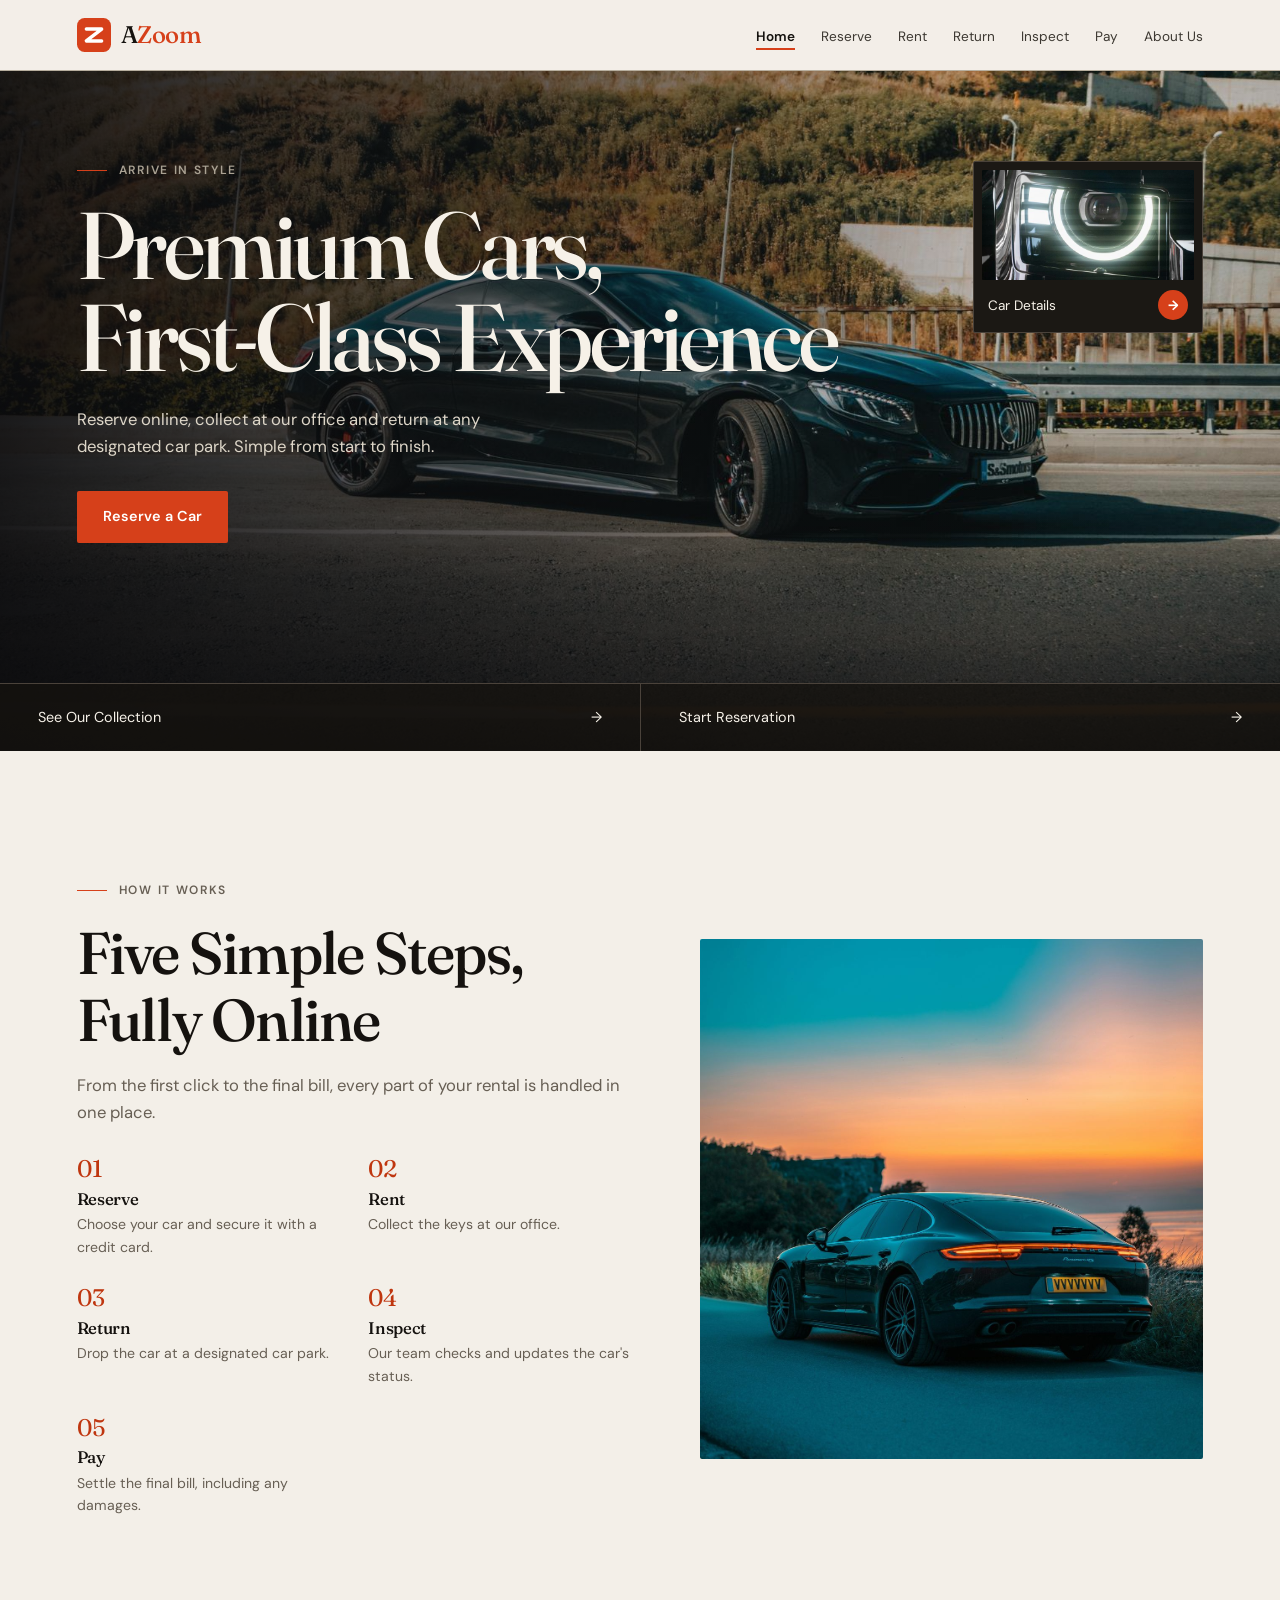
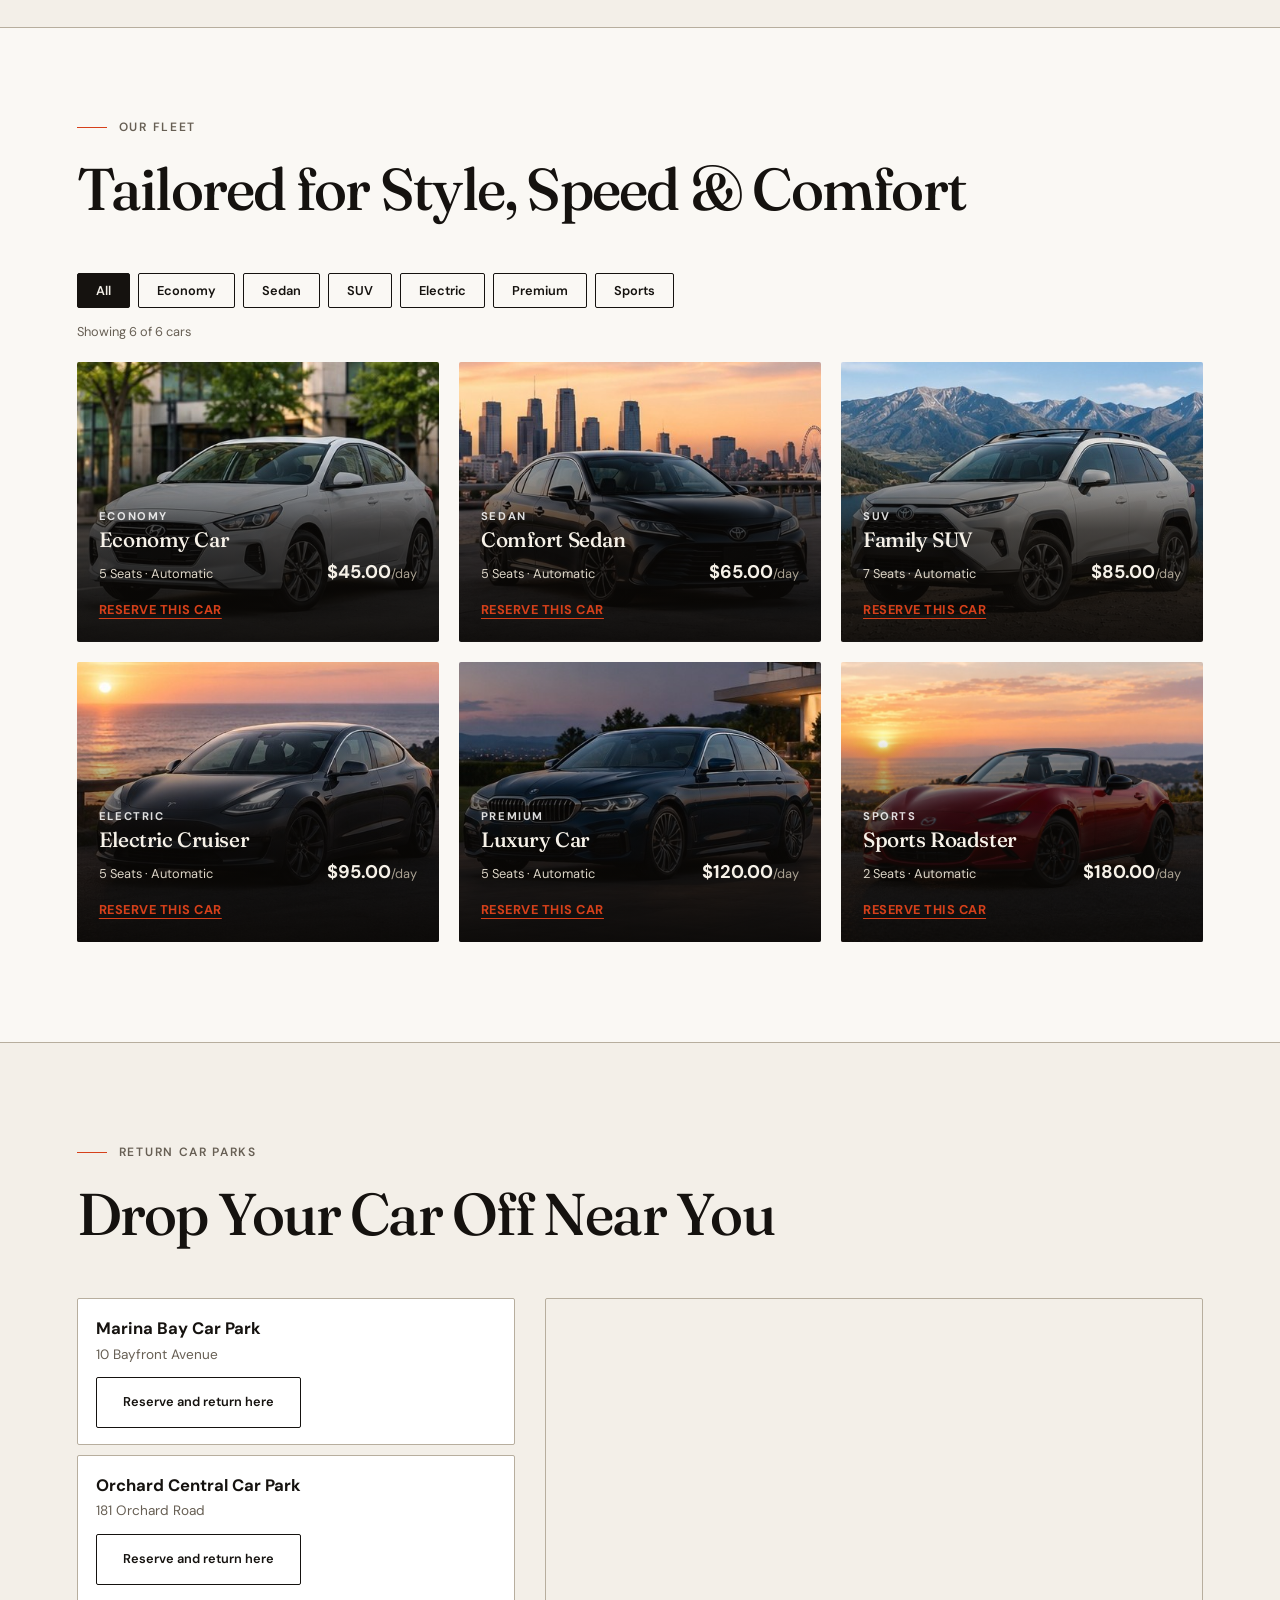
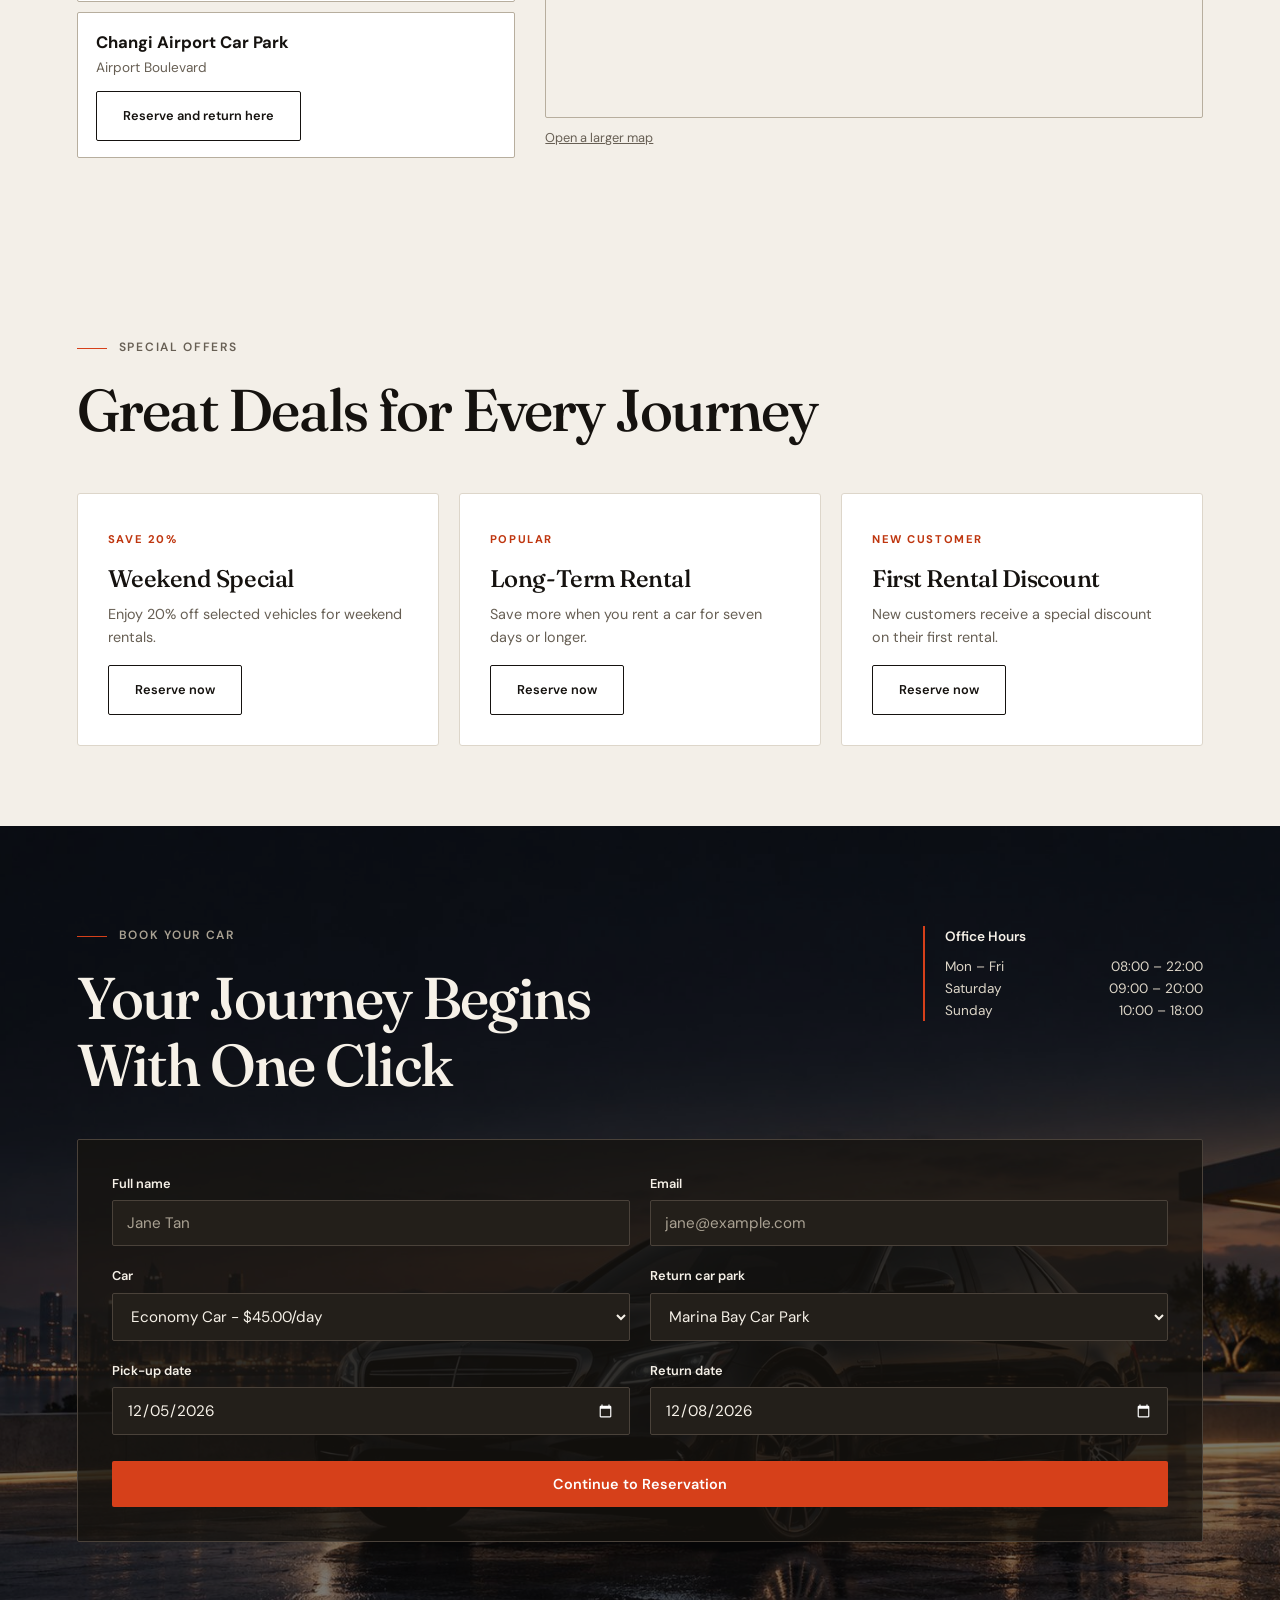
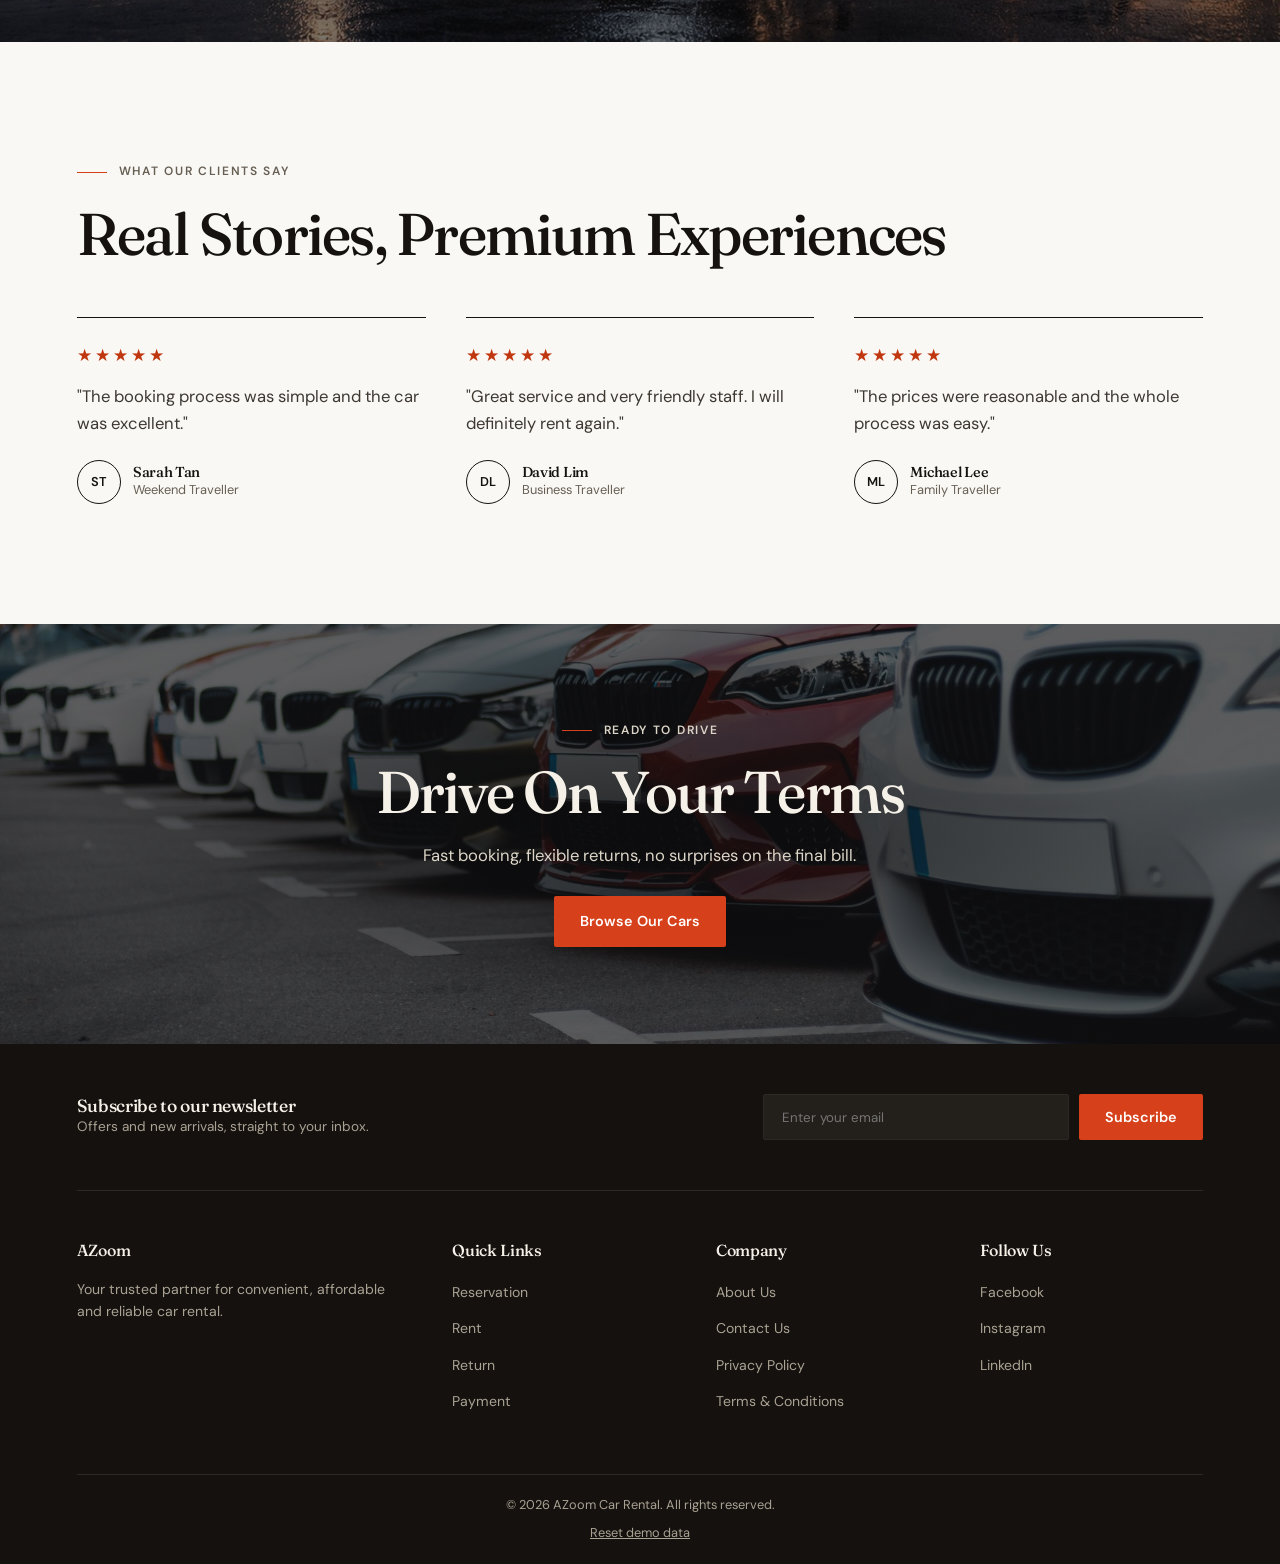
<file: index.html>
<!DOCTYPE html>
<html lang="en">

<head>
    <meta charset="UTF-8">
    <meta name="viewport" content="width=device-width, initial-scale=1.0">
    <title>AZoom Car Rental</title>

    <link rel="preconnect" href="https://fonts.googleapis.com">
    <link rel="preconnect" href="https://fonts.gstatic.com" crossorigin>
    <link href="https://fonts.googleapis.com/css2?family=DM+Sans:wght@400;500;600;700&family=Fraunces:ital,opsz,wght@0,9..144,400;0,9..144,500;0,9..144,600;1,9..144,400&display=swap" rel="stylesheet">

    <link rel="stylesheet" href="css/style.css">
</head>



<body>

    <!-- Header -->

    <header class="site-header">
        <div class="logo">
            <a href="index.html" aria-label="AZoom Car Rental home">
                <svg class="logo-mark" viewBox="0 0 40 40" aria-hidden="true">
                    <rect width="40" height="40" rx="9"></rect>
                    <path d="M11 13h18L11 27h18" fill="none" stroke-width="4" stroke-linecap="round" stroke-linejoin="round"></path>
                </svg>
                <span class="logo-text">A<span>Zoom</span></span>
            </a>
        </div>
        <button type="button" class="nav-toggle" id="nav-toggle" aria-expanded="false" aria-controls="main-nav" onclick="toggleMenu()">
            <span class="sr-only">Menu</span><span class="nav-toggle-bars" aria-hidden="true"></span>
        </button>
        <nav class="main-nav" id="main-nav" aria-label="Main navigation">
            <ul>
                <li><a href="index.html" aria-current="page">Home</a></li>
                <li><a href="reserve.html">Reserve</a></li>
                <li><a href="rent.html">Rent</a></li>
                <li><a href="return.html">Return</a></li>
                <li><a href="inspect.html">Inspect</a></li>
                <li><a href="payment.html">Pay</a></li>
                <li><a href="index.html#about">About Us</a></li>
            </ul>
        </nav>
    </header>

    <main id="top">

        <!-- Hero -->

        <section class="hero">

            <div class="photo photo-hero" style="--img: url('../images/hero.jpg')" role="img" aria-label="Black Mercedes-AMG coupe parked on a road"></div>

            <div class="hero-inner">

                <div class="hero-content">

                    <p class="eyebrow">Arrive in style</p>

                    <h1>Premium Cars,<br>First-Class Experience</h1>

                    <p class="hero-description">
                        Reserve online, collect at our office and return at
                        any designated car park. Simple from start to finish.
                    </p>

                    <a href="#reserve" class="btn">Reserve a Car</a>

                </div>

                <aside class="hero-card">
                    <div class="photo photo-thumb" style="--img: url('../images/hero-card.jpg')" role="img" aria-label="Close-up of a glowing car headlight"></div>
                    <div class="hero-card-footer">
                        <span>Car Details</span>
                        <a href="#fleet" class="hero-card-go" aria-label="View fleet">&rarr;</a>
                    </div>
                </aside>

            </div>

            <div class="hero-actions">
                <a href="#fleet">See Our Collection <span>&rarr;</span></a>
                <a href="#reserve">Start Reservation <span>&rarr;</span></a>
            </div>

        </section>

        <!-- How it works -->

        <section class="about" id="about">

            <div class="split">

                <div class="split-text">

                    <p class="eyebrow">How it works</p>

                    <h2>Five Simple Steps, Fully Online</h2>

                    <p class="lead">
                        From the first click to the final bill, every part of
                        your rental is handled in one place.
                    </p>

                    <ol class="steps">
                        <li>
                            <h3>Reserve</h3>
                            <p>Choose your car and secure it with a credit card.</p>
                        </li>
                        <li>
                            <h3>Rent</h3>
                            <p>Collect the keys at our office.</p>
                        </li>
                        <li>
                            <h3>Return</h3>
                            <p>Drop the car at a designated car park.</p>
                        </li>
                        <li>
                            <h3>Inspect</h3>
                            <p>Our team checks and updates the car's status.</p>
                        </li>
                        <li>
                            <h3>Pay</h3>
                            <p>Settle the final bill, including any damages.</p>
                        </li>
                    </ol>

                </div>

                <div class="photo photo-portrait" style="--img: url('../images/about.jpg')" role="img" aria-label="Porsche Panamera on a coastal road at sunset"></div>

            </div>

        </section>

        <!-- Fleet -->

        <section class="cars" id="fleet">

            <div class="section-heading">

                <p class="eyebrow">Our fleet</p>

                <h2>Tailored for Style, Speed &amp; Comfort</h2>

            </div>

            <div class="filter-row">
                <div class="filter-bar" id="fleet-filters" role="group" aria-label="Filter cars by category"></div>
            </div>

            <p class="fleet-count" id="fleet-count" aria-live="polite"></p>

            <div class="car-grid" id="car-grid"></div>

        </section>

        <!-- Return car parks -->

        <section class="parks" id="parks">

            <div class="section-heading">

                <p class="eyebrow">Return car parks</p>

                <h2>Drop Your Car Off Near You</h2>

            </div>

            <div class="parks-layout">

                <div class="park-list">
                        <article class="park-card">
                            <strong>Marina Bay Car Park</strong>
                            <span>10 Bayfront Avenue</span>
                            <a class="btn btn-outline btn-small" href="reserve.html" onclick="startReservation('', 'P01')">Reserve and return here</a>
                        </article>
                        <article class="park-card">
                            <strong>Orchard Central Car Park</strong>
                            <span>181 Orchard Road</span>
                            <a class="btn btn-outline btn-small" href="reserve.html" onclick="startReservation('', 'P02')">Reserve and return here</a>
                        </article>
                        <article class="park-card">
                            <strong>Changi Airport Car Park</strong>
                            <span>Airport Boulevard</span>
                            <a class="btn btn-outline btn-small" href="reserve.html" onclick="startReservation('', 'P03')">Reserve and return here</a>
                        </article>
                    </div>

                <div class="park-map">
                    <iframe title="Map of the AZoom car parks" loading="lazy"
                        src="https://www.openstreetmap.org/export/embed.html?bbox=103.80%2C1.25%2C104.02%2C1.39&amp;layer=mapnik"></iframe>
                    <a class="form-hint" href="https://www.openstreetmap.org/#map=12/1.3200/103.9100" target="_blank" rel="noopener">Open a larger map</a>
                </div>

            </div>

        </section>

        <!-- Offers -->

        <section class="promotions">

            <div class="section-heading">

                <p class="eyebrow">Special offers</p>

                <h2>Great Deals for Every Journey</h2>

            </div>

            <div class="promotion-container">

                <article class="promotion-card">
                    <span class="promotion-tag">Save 20%</span>
                    <h3>Weekend Special</h3>
                    <p>Enjoy 20% off selected vehicles for weekend rentals.</p>
                    <a class="btn btn-outline btn-small" href="#reserve">Reserve now</a>
                </article>

                <article class="promotion-card">
                    <span class="promotion-tag">Popular</span>
                    <h3>Long-Term Rental</h3>
                    <p>Save more when you rent a car for seven days or longer.</p>
                    <a class="btn btn-outline btn-small" href="#reserve">Reserve now</a>
                </article>

                <article class="promotion-card">
                    <span class="promotion-tag">New customer</span>
                    <h3>First Rental Discount</h3>
                    <p>New customers receive a special discount on their first rental.</p>
                    <a class="btn btn-outline btn-small" href="#reserve">Reserve now</a>
                </article>

            </div>

        </section>

        <!-- Booking form -->

        <section class="reserve" id="reserve">

            <div class="photo photo-reserve" style="--img: url('../images/reserve-bg.jpg')" role="img" aria-label="A black sedan parked at night in front of a city skyline"></div>

            <div class="reserve-inner">

                <div class="reserve-heading">

                    <div>
                        <p class="eyebrow">Book your car</p>
                        <h2>Your Journey Begins With One Click</h2>
                    </div>

                    <dl class="hours">
                        <dt>Office Hours</dt>
                        <dd><span>Mon &ndash; Fri</span> <span>08:00 &ndash; 22:00</span></dd>
                        <dd><span>Saturday</span> <span>09:00 &ndash; 20:00</span></dd>
                        <dd><span>Sunday</span> <span>10:00 &ndash; 18:00</span></dd>
                    </dl>

                </div>

                <form class="glass-form" id="home-form" novalidate>

                    <div id="home-alert" class="alert alert-danger" role="alert" hidden></div>

                    <div class="form-grid">

                        <div class="form-group">
                            <label for="full-name">Full name</label>
                            <input type="text" id="full-name" name="full-name" placeholder="Jane Tan">
                        </div>

                        <div class="form-group">
                            <label for="email">Email</label>
                            <input type="email" id="email" name="email" placeholder="jane@example.com">
                        </div>

                        <div class="form-group">
                            <label for="car">Car</label>
                            <select id="car" name="car"></select>
                        </div>

                        <div class="form-group">
                            <label for="car-park">Return car park</label>
                            <select id="car-park" name="car-park"></select>
                        </div>

                        <div class="form-group">
                            <label for="pickup">Pick-up date</label>
                            <input type="date" id="pickup" name="pickup">
                        </div>

                        <div class="form-group">
                            <label for="return">Return date</label>
                            <input type="date" id="return" name="return">
                        </div>

                    </div>

                    <button type="submit" class="btn btn-block">Continue to Reservation</button>

                </form>

            </div>

        </section>

        <!-- Reviews -->

        <section class="testimonials">

            <div class="section-heading">

                <p class="eyebrow">What our clients say</p>

                <h2>Real Stories, Premium Experiences</h2>

            </div>

            <div class="testimonial-container">

                <article class="testimonial">

                    <div class="rating" aria-label="5 out of 5 stars">★★★★★</div>

                    <blockquote>
                        "The booking process was simple
                        and the car was excellent."
                    </blockquote>

                    <div class="customer">
                        <div class="customer-avatar">ST</div>
                        <div>
                            <h3>Sarah Tan</h3>
                            <p>Weekend Traveller</p>
                        </div>
                    </div>

                </article>

                <article class="testimonial">

                    <div class="rating" aria-label="5 out of 5 stars">★★★★★</div>

                    <blockquote>
                        "Great service and very friendly
                        staff. I will definitely rent again."
                    </blockquote>

                    <div class="customer">
                        <div class="customer-avatar">DL</div>
                        <div>
                            <h3>David Lim</h3>
                            <p>Business Traveller</p>
                        </div>
                    </div>

                </article>

                <article class="testimonial">

                    <div class="rating" aria-label="5 out of 5 stars">★★★★★</div>

                    <blockquote>
                        "The prices were reasonable and
                        the whole process was easy."
                    </blockquote>

                    <div class="customer">
                        <div class="customer-avatar">ML</div>
                        <div>
                            <h3>Michael Lee</h3>
                            <p>Family Traveller</p>
                        </div>
                    </div>

                </article>

            </div>

        </section>

        <!-- Banner -->

        <section class="cta">

            <div class="photo photo-cta" style="--img: url('../images/cta.jpg')" role="img" aria-label="A row of cars parked in a car park"></div>

            <div class="cta-content">
                <p class="eyebrow">Ready to drive</p>
                <h2>Drive On Your Terms</h2>
                <p>Fast booking, flexible returns, no surprises on the final bill.</p>
                <a href="#fleet" class="btn">Browse Our Cars</a>
            </div>

        </section>

    </main>

    <!-- Footer -->

    <footer>
        <div class="newsletter">
            <div>
                <h3>Subscribe to our newsletter</h3>
                <p>Offers and new arrivals, straight to your inbox.</p>
            </div>
            <form action="#" method="get">
                <label for="newsletter-email" class="sr-only">Email address</label>
                <input type="email" id="newsletter-email" placeholder="Enter your email">
                <button type="submit" class="btn">Subscribe</button>
            </form>
        </div>
        <div class="footer-container">
            <div class="footer-column">
                <h3>AZoom</h3>
                <p>Your trusted partner for convenient, affordable and reliable car rental.</p>
            </div>
            <div class="footer-column">
                <h3>Quick Links</h3>
                <ul>
                    <li><a href="reserve.html">Reservation</a></li>
                    <li><a href="rent.html">Rent</a></li>
                    <li><a href="return.html">Return</a></li>
                    <li><a href="payment.html">Payment</a></li>
                </ul>
            </div>
            <div class="footer-column">
                <h3>Company</h3>
                <ul>
                    <li><a href="index.html#about">About Us</a></li>
                    <li><a href="#">Contact Us</a></li>
                    <li><a href="#">Privacy Policy</a></li>
                    <li><a href="#">Terms &amp; Conditions</a></li>
                </ul>
            </div>
            <div class="footer-column">
                <h3>Follow Us</h3>
                <ul>
                    <li><a href="#">Facebook</a></li>
                    <li><a href="#">Instagram</a></li>
                    <li><a href="#">LinkedIn</a></li>
                </ul>
            </div>
        </div>
        <div class="copyright">
            <p>&copy; 2026 AZoom Car Rental. All rights reserved.</p>
            <button type="button" class="link-button" onclick="resetClicked()">Reset demo data</button>
        </div>
    </footer>

    <script src="js/data.js"></script>
    <script src="js/store.js"></script>
    <script src="js/ui.js"></script>
    <script src="js/home.js"></script>

</body>

</html>
</file>
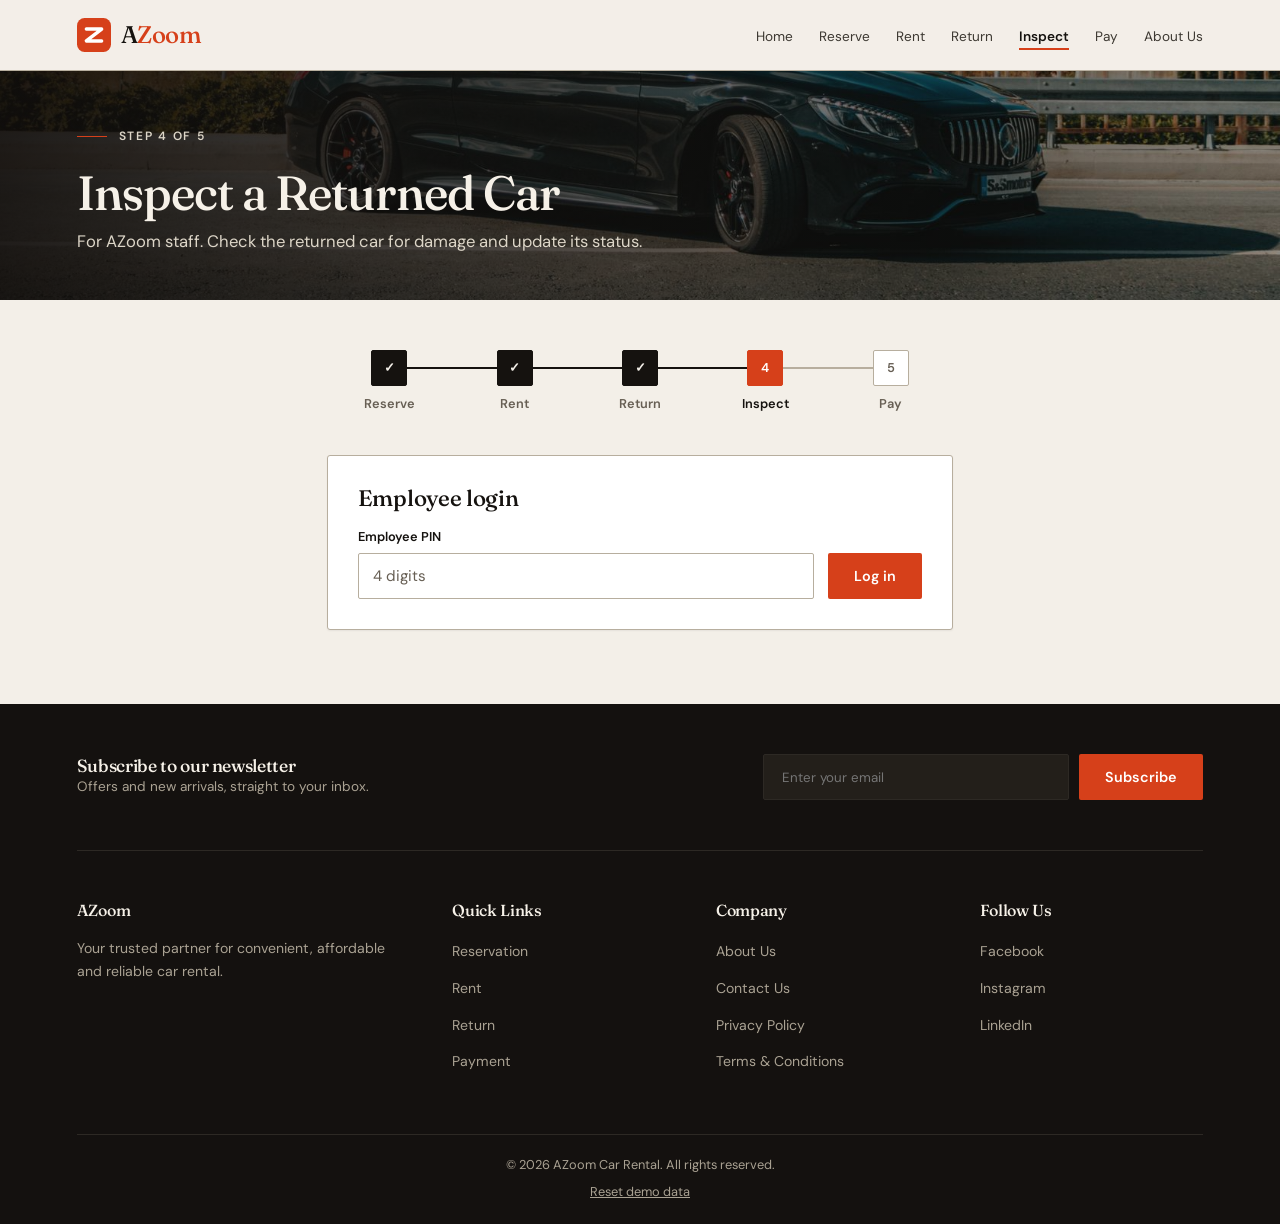
<file: inspect.html>
<!DOCTYPE html>
<html lang="en">

<head>
    <meta charset="UTF-8">
    <meta name="viewport" content="width=device-width, initial-scale=1.0">
    <title>Inspect a Car | AZoom Car Rental</title>

    <link rel="preconnect" href="https://fonts.googleapis.com">
    <link rel="preconnect" href="https://fonts.gstatic.com" crossorigin>
    <link href="https://fonts.googleapis.com/css2?family=DM+Sans:wght@400;500;600;700&family=Fraunces:ital,opsz,wght@0,9..144,400;0,9..144,500;0,9..144,600;1,9..144,400&display=swap" rel="stylesheet">

    <link rel="stylesheet" href="css/style.css">
</head>

<body>

    <header class="site-header">
        <div class="logo">
            <a href="index.html" aria-label="AZoom Car Rental home">
                <svg class="logo-mark" viewBox="0 0 40 40" aria-hidden="true">
                    <rect width="40" height="40" rx="9"></rect>
                    <path d="M11 13h18L11 27h18" fill="none" stroke-width="4" stroke-linecap="round" stroke-linejoin="round"></path>
                </svg>
                <span class="logo-text">A<span>Zoom</span></span>
            </a>
        </div>
        <button type="button" class="nav-toggle" id="nav-toggle" aria-expanded="false" aria-controls="main-nav" onclick="toggleMenu()">
            <span class="sr-only">Menu</span><span class="nav-toggle-bars" aria-hidden="true"></span>
        </button>
        <nav class="main-nav" id="main-nav" aria-label="Main navigation">
            <ul>
                <li><a href="index.html">Home</a></li>
                <li><a href="reserve.html">Reserve</a></li>
                <li><a href="rent.html">Rent</a></li>
                <li><a href="return.html">Return</a></li>
                <li><a href="inspect.html" aria-current="page">Inspect</a></li>
                <li><a href="payment.html">Pay</a></li>
                <li><a href="index.html#about">About Us</a></li>
            </ul>
        </nav>
    </header>

    <main>

        <section class="page-header">
            <p class="eyebrow">Step 4 of 5</p>
            <h1>Inspect a Returned Car</h1>
            <p>For AZoom staff. Check the returned car for damage and update its status.</p>
        </section>

        <div class="page-content narrow">

            <ol id="stepper" class="stepper" data-step="4" aria-label="Rental progress"></ol>

            <div id="page-alert" class="alert alert-danger" role="alert" hidden></div>

            <!-- Employee login -->
            <section id="login-card" class="card" hidden>

                <h2>Employee login</h2>

                <form id="login-form" class="inline-form" novalidate>
                    <div class="form-group">
                        <label for="pin">Employee PIN</label>
                        <input type="password" id="pin" name="pin" inputmode="numeric" placeholder="4 digits" autocomplete="off" required>
                    </div>
                    <button type="submit" class="btn">Log in</button>
                </form>

            </section>

            <!-- Logged-in employees only -->
            <div id="inspect-area" hidden>

                <p class="form-hint">Logged in as an AZoom employee. <button type="button" class="link-button" onclick="logoutClicked()">Log out</button></p>

                <!-- Inspection form -->
                <section id="booking-card" class="card" hidden>

                    <h2>Inspect this car</h2>

                    <dl id="booking-details" class="summary-rows"></dl>

                    <form id="inspect-form" novalidate>

                        <fieldset class="form-section">
                            <legend>Damage found (tick all that apply)</legend>
                            <div id="damage-list" class="check-list"></div>
                        </fieldset>

                        <div class="form-grid">
                            <div class="form-group full">
                                <label for="notes">Inspection notes (optional)</label>
                                <textarea id="notes" name="notes" rows="3" placeholder="e.g. Scratch on rear left door"></textarea>
                            </div>
                        </div>

                        <div id="damage-total" class="alert alert-success" aria-live="polite"></div>

                        <button type="submit" class="btn btn-block">Save inspection</button>

                    </form>

                </section>

                <!-- Confirmation -->
                <section id="confirmation" class="card confirm" hidden></section>

                <!-- Cars waiting for inspection -->
                <section id="waiting-card" class="card">

                    <h2>Cars waiting for inspection</h2>

                    <div class="table-wrap">
                        <table class="table">
                            <thead>
                                <tr>
                                    <th>Booking</th>
                                    <th>Customer</th>
                                    <th>Car</th>
                                    <th>Returned</th>
                                    <th>Status</th>
                                    <th><span class="sr-only">Action</span></th>
                                </tr>
                            </thead>
                            <tbody id="waiting-rows"></tbody>
                        </table>
                    </div>

                </section>

            </div>

        </div>

    </main>

    <footer>
        <div class="newsletter">
            <div>
                <h3>Subscribe to our newsletter</h3>
                <p>Offers and new arrivals, straight to your inbox.</p>
            </div>
            <form action="#" method="get">
                <label for="newsletter-email" class="sr-only">Email address</label>
                <input type="email" id="newsletter-email" placeholder="Enter your email">
                <button type="submit" class="btn">Subscribe</button>
            </form>
        </div>
        <div class="footer-container">
            <div class="footer-column">
                <h3>AZoom</h3>
                <p>Your trusted partner for convenient, affordable and reliable car rental.</p>
            </div>
            <div class="footer-column">
                <h3>Quick Links</h3>
                <ul>
                    <li><a href="reserve.html">Reservation</a></li>
                    <li><a href="rent.html">Rent</a></li>
                    <li><a href="return.html">Return</a></li>
                    <li><a href="payment.html">Payment</a></li>
                </ul>
            </div>
            <div class="footer-column">
                <h3>Company</h3>
                <ul>
                    <li><a href="index.html#about">About Us</a></li>
                    <li><a href="#">Contact Us</a></li>
                    <li><a href="#">Privacy Policy</a></li>
                    <li><a href="#">Terms &amp; Conditions</a></li>
                </ul>
            </div>
            <div class="footer-column">
                <h3>Follow Us</h3>
                <ul>
                    <li><a href="#">Facebook</a></li>
                    <li><a href="#">Instagram</a></li>
                    <li><a href="#">LinkedIn</a></li>
                </ul>
            </div>
        </div>
        <div class="copyright">
            <p>&copy; 2026 AZoom Car Rental. All rights reserved.</p>
            <button type="button" class="link-button" onclick="resetClicked()">Reset demo data</button>
        </div>
    </footer>

    <script src="js/data.js"></script>
    <script src="js/store.js"></script>
    <script src="js/ui.js"></script>
    <script src="js/inspect.js"></script>

</body>

</html>
</file>
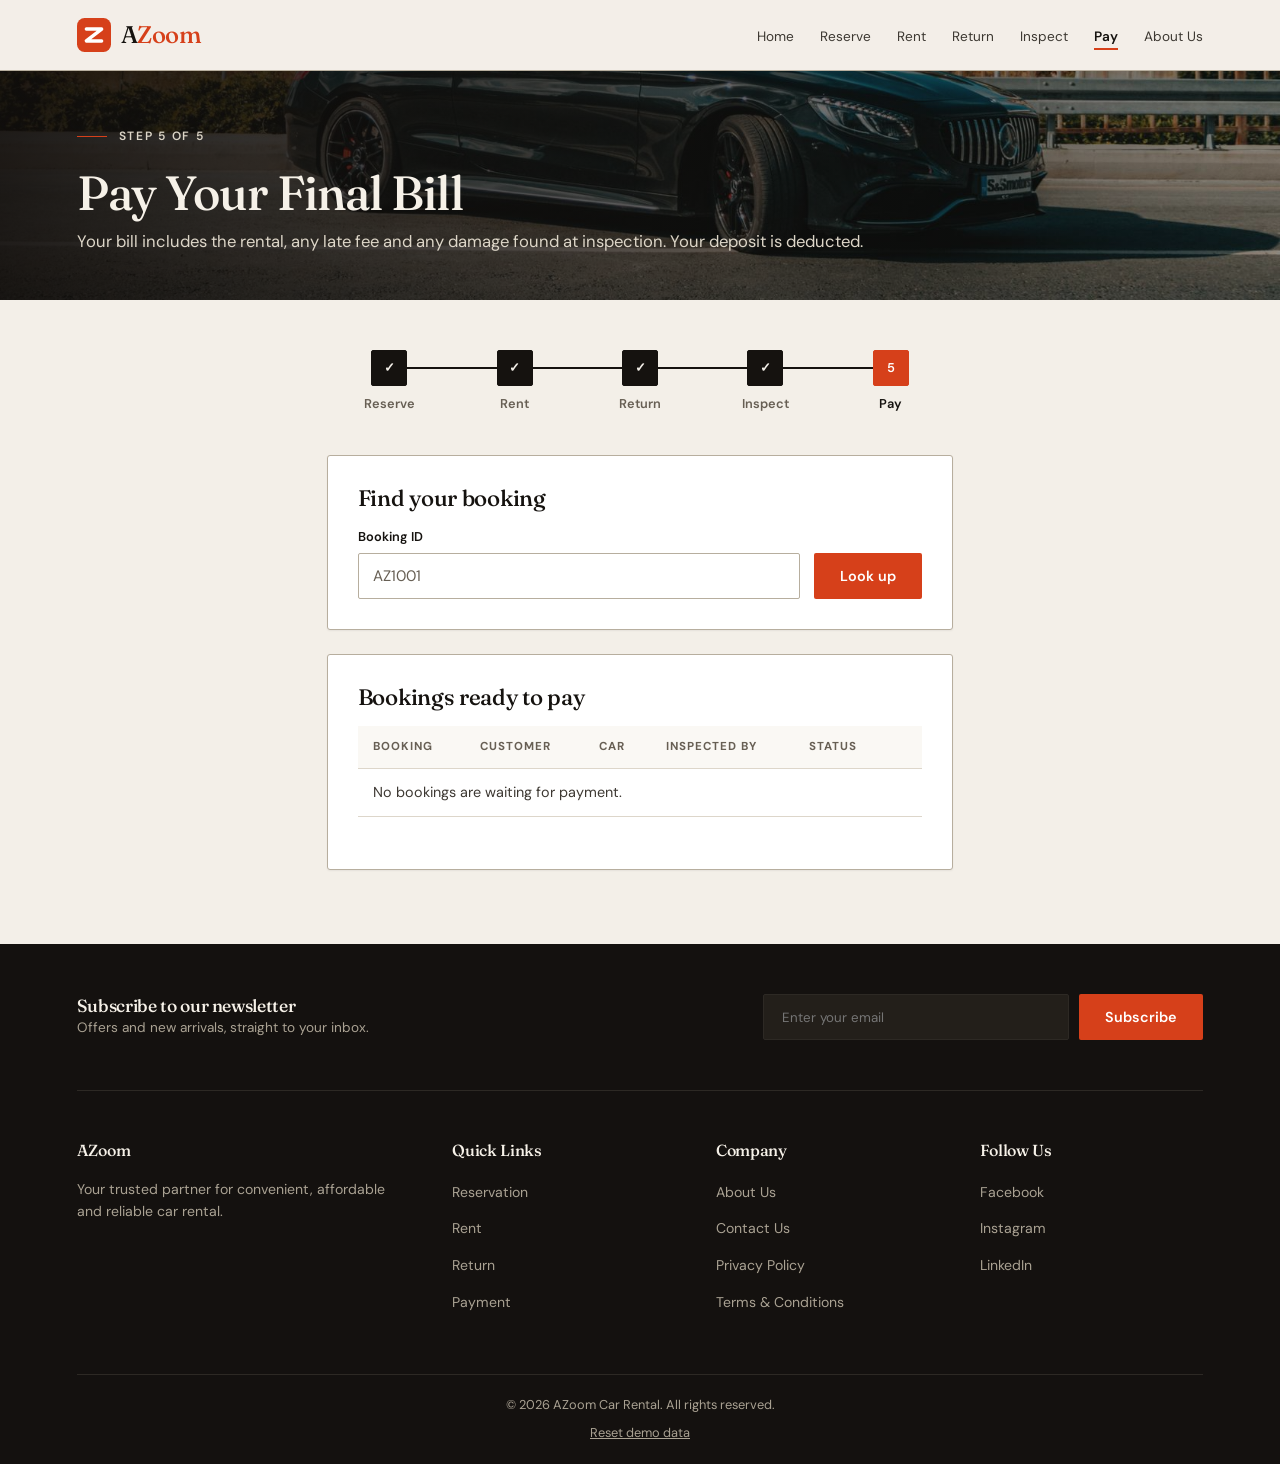
<file: payment.html>
<!DOCTYPE html>
<html lang="en">

<head>
    <meta charset="UTF-8">
    <meta name="viewport" content="width=device-width, initial-scale=1.0">
    <title>Pay Your Final Bill | AZoom Car Rental</title>

    <link rel="preconnect" href="https://fonts.googleapis.com">
    <link rel="preconnect" href="https://fonts.gstatic.com" crossorigin>
    <link href="https://fonts.googleapis.com/css2?family=DM+Sans:wght@400;500;600;700&family=Fraunces:ital,opsz,wght@0,9..144,400;0,9..144,500;0,9..144,600;1,9..144,400&display=swap" rel="stylesheet">

    <link rel="stylesheet" href="css/style.css">
</head>

<body>

    <header class="site-header">
        <div class="logo">
            <a href="index.html" aria-label="AZoom Car Rental home">
                <svg class="logo-mark" viewBox="0 0 40 40" aria-hidden="true">
                    <rect width="40" height="40" rx="9"></rect>
                    <path d="M11 13h18L11 27h18" fill="none" stroke-width="4" stroke-linecap="round" stroke-linejoin="round"></path>
                </svg>
                <span class="logo-text">A<span>Zoom</span></span>
            </a>
        </div>
        <button type="button" class="nav-toggle" id="nav-toggle" aria-expanded="false" aria-controls="main-nav" onclick="toggleMenu()">
            <span class="sr-only">Menu</span><span class="nav-toggle-bars" aria-hidden="true"></span>
        </button>
        <nav class="main-nav" id="main-nav" aria-label="Main navigation">
            <ul>
                <li><a href="index.html">Home</a></li>
                <li><a href="reserve.html">Reserve</a></li>
                <li><a href="rent.html">Rent</a></li>
                <li><a href="return.html">Return</a></li>
                <li><a href="inspect.html">Inspect</a></li>
                <li><a href="payment.html" aria-current="page">Pay</a></li>
                <li><a href="index.html#about">About Us</a></li>
            </ul>
        </nav>
    </header>

    <main>

        <section class="page-header">
            <p class="eyebrow">Step 5 of 5</p>
            <h1>Pay Your Final Bill</h1>
            <p>Your bill includes the rental, any late fee and any damage found at inspection. Your deposit is deducted.</p>
        </section>

        <div class="page-content narrow">

            <ol id="stepper" class="stepper" data-step="5" aria-label="Rental progress"></ol>

            <div id="page-alert" class="alert alert-danger" role="alert" hidden></div>

            <!-- Look up the booking -->
            <section id="lookup-card" class="card">

                <h2>Find your booking</h2>

                <form id="lookup-form" class="inline-form" novalidate>
                    <div class="form-group">
                        <label for="booking-id">Booking ID</label>
                        <input type="text" id="booking-id" name="booking-id" placeholder="AZ1001" autocomplete="off" required>
                    </div>
                    <button type="submit" class="btn">Look up</button>
                </form>

            </section>

            <!-- Itemised bill and card form -->
            <section id="bill-card" class="card" hidden>

                <h2>Final bill</h2>

                <dl id="booking-details" class="summary-rows"></dl>

                <div class="table-wrap">
                    <table class="table">
                        <thead>
                            <tr>
                                <th>Item</th>
                                <th class="amount">Amount</th>
                            </tr>
                        </thead>
                        <tbody id="bill-rows"></tbody>
                        <tfoot id="bill-totals"></tfoot>
                    </table>
                </div>

                <form id="pay-form" novalidate>

                    <fieldset class="form-section">
                        <legend>Pay by credit card</legend>

                        <div class="form-grid">

                            <div class="form-group full">
                                <label for="card-holder">Name on card</label>
                                <input type="text" id="card-holder" name="card-holder" autocomplete="cc-name" placeholder="Jane Tan" required>
                            </div>

                            <div class="form-group full">
                                <label for="card-number">Card number</label>
                                <input type="text" id="card-number" name="card-number" inputmode="numeric"
                                       autocomplete="cc-number" placeholder="1234 5678 9012 3456" maxlength="23" required>
                            </div>

                            <div class="form-group">
                                <label for="card-expiry">Expiry (MM/YY)</label>
                                <input type="text" id="card-expiry" name="card-expiry" inputmode="numeric"
                                       autocomplete="cc-exp" placeholder="12/30" maxlength="5" required>
                            </div>

                            <div class="form-group">
                                <label for="card-cvv">CVV</label>
                                <input type="text" id="card-cvv" name="card-cvv" inputmode="numeric"
                                       autocomplete="cc-csc" placeholder="123" maxlength="4" required>
                            </div>

                        </div>

                    </fieldset>

                    <button type="submit" class="btn btn-block" id="pay-btn">Pay now</button>

                </form>

            </section>

            <!-- Receipt -->
            <section id="receipt" class="card confirm" hidden></section>

            <!-- Bookings waiting for payment -->
            <section id="unpaid-card" class="card">

                <h2>Bookings ready to pay</h2>

                <div class="table-wrap">
                    <table class="table">
                        <thead>
                            <tr>
                                <th>Booking</th>
                                <th>Customer</th>
                                <th>Car</th>
                                <th>Inspected by</th>
                                <th>Status</th>
                                <th><span class="sr-only">Action</span></th>
                            </tr>
                        </thead>
                        <tbody id="unpaid-rows"></tbody>
                    </table>
                </div>

            </section>

        </div>

    </main>

    <footer>
        <div class="newsletter">
            <div>
                <h3>Subscribe to our newsletter</h3>
                <p>Offers and new arrivals, straight to your inbox.</p>
            </div>
            <form action="#" method="get">
                <label for="newsletter-email" class="sr-only">Email address</label>
                <input type="email" id="newsletter-email" placeholder="Enter your email">
                <button type="submit" class="btn">Subscribe</button>
            </form>
        </div>
        <div class="footer-container">
            <div class="footer-column">
                <h3>AZoom</h3>
                <p>Your trusted partner for convenient, affordable and reliable car rental.</p>
            </div>
            <div class="footer-column">
                <h3>Quick Links</h3>
                <ul>
                    <li><a href="reserve.html">Reservation</a></li>
                    <li><a href="rent.html">Rent</a></li>
                    <li><a href="return.html">Return</a></li>
                    <li><a href="payment.html">Payment</a></li>
                </ul>
            </div>
            <div class="footer-column">
                <h3>Company</h3>
                <ul>
                    <li><a href="index.html#about">About Us</a></li>
                    <li><a href="#">Contact Us</a></li>
                    <li><a href="#">Privacy Policy</a></li>
                    <li><a href="#">Terms &amp; Conditions</a></li>
                </ul>
            </div>
            <div class="footer-column">
                <h3>Follow Us</h3>
                <ul>
                    <li><a href="#">Facebook</a></li>
                    <li><a href="#">Instagram</a></li>
                    <li><a href="#">LinkedIn</a></li>
                </ul>
            </div>
        </div>
        <div class="copyright">
            <p>&copy; 2026 AZoom Car Rental. All rights reserved.</p>
            <button type="button" class="link-button" onclick="resetClicked()">Reset demo data</button>
        </div>
    </footer>

    <script src="js/data.js"></script>
    <script src="js/store.js"></script>
    <script src="js/ui.js"></script>
    <script src="js/payment.js"></script>

</body>

</html>
</file>
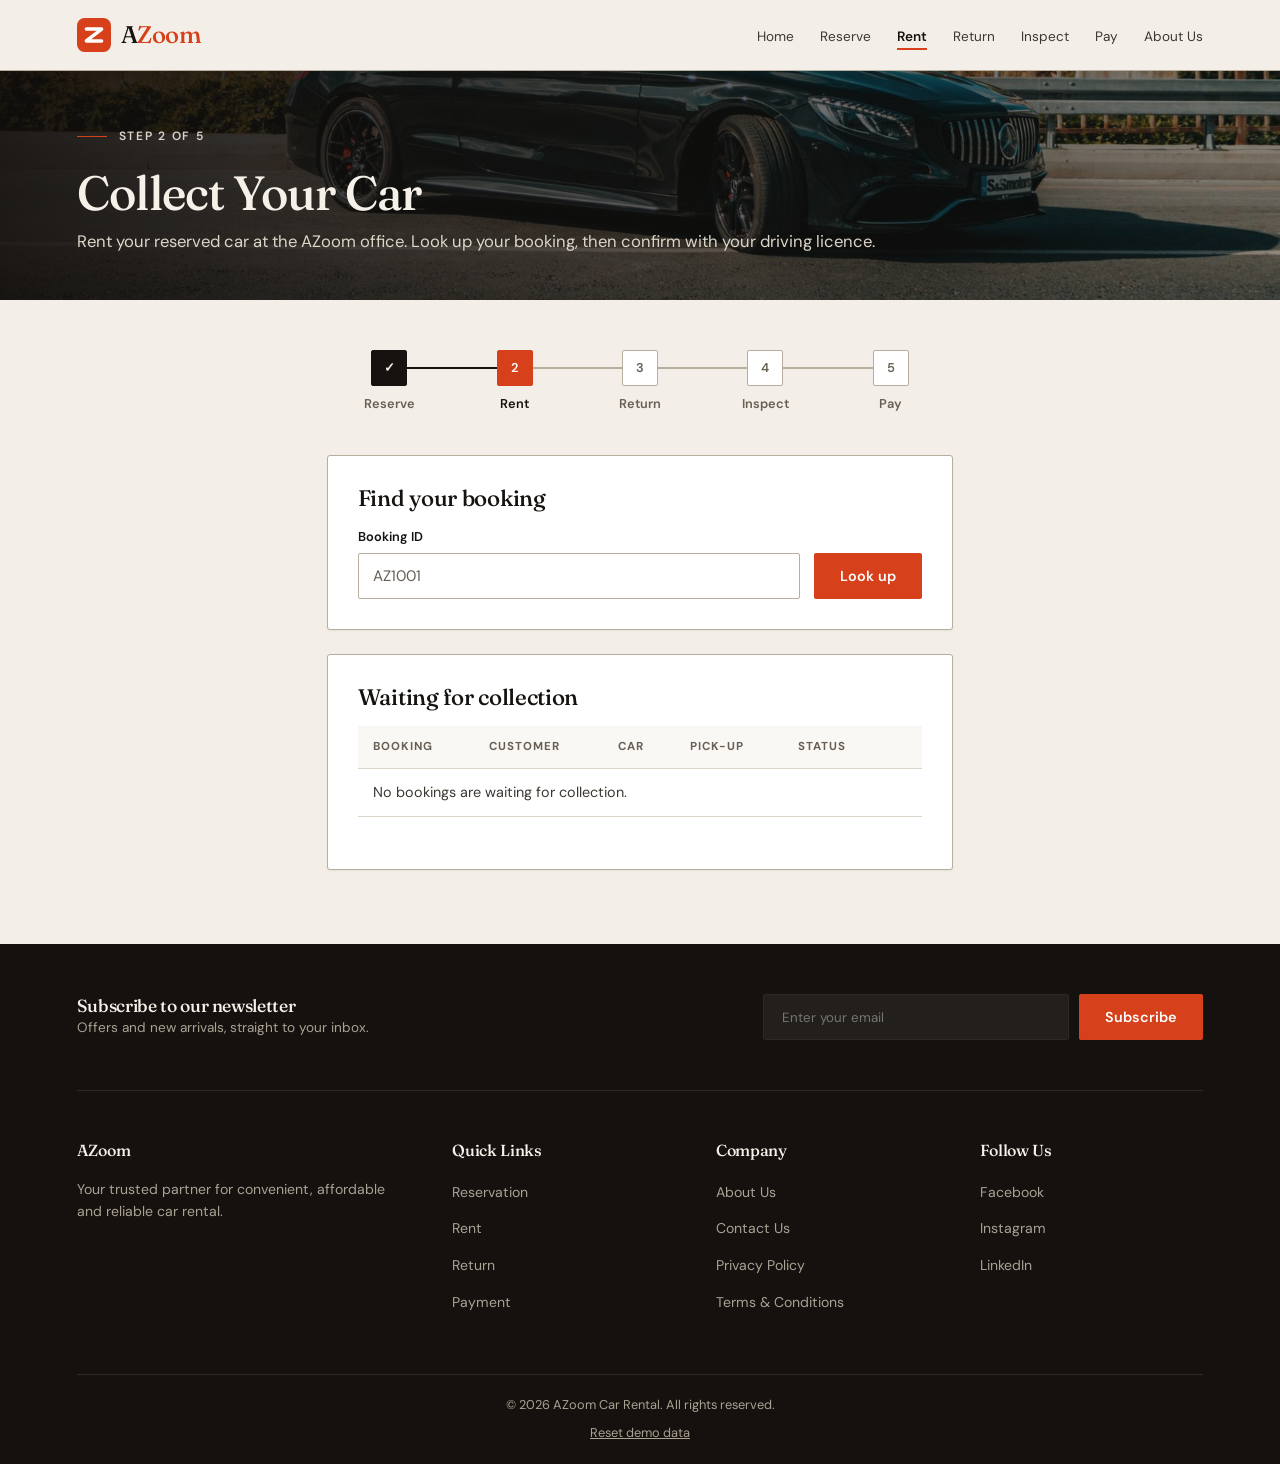
<file: rent.html>
<!DOCTYPE html>
<html lang="en">

<head>
    <meta charset="UTF-8">
    <meta name="viewport" content="width=device-width, initial-scale=1.0">
    <title>Collect Your Car | AZoom Car Rental</title>

    <link rel="preconnect" href="https://fonts.googleapis.com">
    <link rel="preconnect" href="https://fonts.gstatic.com" crossorigin>
    <link href="https://fonts.googleapis.com/css2?family=DM+Sans:wght@400;500;600;700&family=Fraunces:ital,opsz,wght@0,9..144,400;0,9..144,500;0,9..144,600;1,9..144,400&display=swap" rel="stylesheet">

    <link rel="stylesheet" href="css/style.css">
</head>

<body>

    <header class="site-header">
        <div class="logo">
            <a href="index.html" aria-label="AZoom Car Rental home">
                <svg class="logo-mark" viewBox="0 0 40 40" aria-hidden="true">
                    <rect width="40" height="40" rx="9"></rect>
                    <path d="M11 13h18L11 27h18" fill="none" stroke-width="4" stroke-linecap="round" stroke-linejoin="round"></path>
                </svg>
                <span class="logo-text">A<span>Zoom</span></span>
            </a>
        </div>
        <button type="button" class="nav-toggle" id="nav-toggle" aria-expanded="false" aria-controls="main-nav" onclick="toggleMenu()">
            <span class="sr-only">Menu</span><span class="nav-toggle-bars" aria-hidden="true"></span>
        </button>
        <nav class="main-nav" id="main-nav" aria-label="Main navigation">
            <ul>
                <li><a href="index.html">Home</a></li>
                <li><a href="reserve.html">Reserve</a></li>
                <li><a href="rent.html" aria-current="page">Rent</a></li>
                <li><a href="return.html">Return</a></li>
                <li><a href="inspect.html">Inspect</a></li>
                <li><a href="payment.html">Pay</a></li>
                <li><a href="index.html#about">About Us</a></li>
            </ul>
        </nav>
    </header>

    <main>

        <section class="page-header">
            <p class="eyebrow">Step 2 of 5</p>
            <h1>Collect Your Car</h1>
            <p>Rent your reserved car at the AZoom office. Look up your booking, then confirm with your driving licence.</p>
        </section>

        <div class="page-content narrow">

            <ol id="stepper" class="stepper" data-step="2" aria-label="Rental progress"></ol>

            <div id="page-alert" class="alert alert-danger" role="alert" hidden></div>

            <!-- Look up the booking -->
            <section id="lookup-card" class="card">

                <h2>Find your booking</h2>

                <form id="lookup-form" class="inline-form" novalidate>
                    <div class="form-group">
                        <label for="booking-id">Booking ID</label>
                        <input type="text" id="booking-id" name="booking-id" placeholder="AZ1001" autocomplete="off" required>
                    </div>
                    <button type="submit" class="btn">Look up</button>
                </form>

            </section>

            <!-- Booking details and collection -->
            <section id="booking-card" class="card" hidden>

                <h2>Your booking</h2>

                <dl id="booking-details" class="summary-rows"></dl>

                <form id="collect-form" novalidate>

                    <div class="form-group">
                        <label for="licence">Driving licence number</label>
                        <input type="text" id="licence" name="licence" placeholder="S1234567A" autocomplete="off" required>
                        <span class="form-hint">AZoom staff check this against the licence used for the reservation.</span>
                    </div>

                    <button type="submit" class="btn btn-block" id="collect-btn">Confirm and collect the car</button>

                </form>

            </section>

            <!-- Confirmation -->
            <section id="confirmation" class="card confirm" hidden></section>

            <!-- Bookings waiting for collection -->
            <section id="waiting-card" class="card">

                <h2>Waiting for collection</h2>

                <div class="table-wrap">
                    <table class="table">
                        <thead>
                            <tr>
                                <th>Booking</th>
                                <th>Customer</th>
                                <th>Car</th>
                                <th>Pick-up</th>
                                <th>Status</th>
                                <th><span class="sr-only">Action</span></th>
                            </tr>
                        </thead>
                        <tbody id="waiting-rows"></tbody>
                    </table>
                </div>

            </section>

        </div>

    </main>

    <footer>
        <div class="newsletter">
            <div>
                <h3>Subscribe to our newsletter</h3>
                <p>Offers and new arrivals, straight to your inbox.</p>
            </div>
            <form action="#" method="get">
                <label for="newsletter-email" class="sr-only">Email address</label>
                <input type="email" id="newsletter-email" placeholder="Enter your email">
                <button type="submit" class="btn">Subscribe</button>
            </form>
        </div>
        <div class="footer-container">
            <div class="footer-column">
                <h3>AZoom</h3>
                <p>Your trusted partner for convenient, affordable and reliable car rental.</p>
            </div>
            <div class="footer-column">
                <h3>Quick Links</h3>
                <ul>
                    <li><a href="reserve.html">Reservation</a></li>
                    <li><a href="rent.html">Rent</a></li>
                    <li><a href="return.html">Return</a></li>
                    <li><a href="payment.html">Payment</a></li>
                </ul>
            </div>
            <div class="footer-column">
                <h3>Company</h3>
                <ul>
                    <li><a href="index.html#about">About Us</a></li>
                    <li><a href="#">Contact Us</a></li>
                    <li><a href="#">Privacy Policy</a></li>
                    <li><a href="#">Terms &amp; Conditions</a></li>
                </ul>
            </div>
            <div class="footer-column">
                <h3>Follow Us</h3>
                <ul>
                    <li><a href="#">Facebook</a></li>
                    <li><a href="#">Instagram</a></li>
                    <li><a href="#">LinkedIn</a></li>
                </ul>
            </div>
        </div>
        <div class="copyright">
            <p>&copy; 2026 AZoom Car Rental. All rights reserved.</p>
            <button type="button" class="link-button" onclick="resetClicked()">Reset demo data</button>
        </div>
    </footer>

    <script src="js/data.js"></script>
    <script src="js/store.js"></script>
    <script src="js/ui.js"></script>
    <script src="js/rent.js"></script>

</body>

</html>
</file>
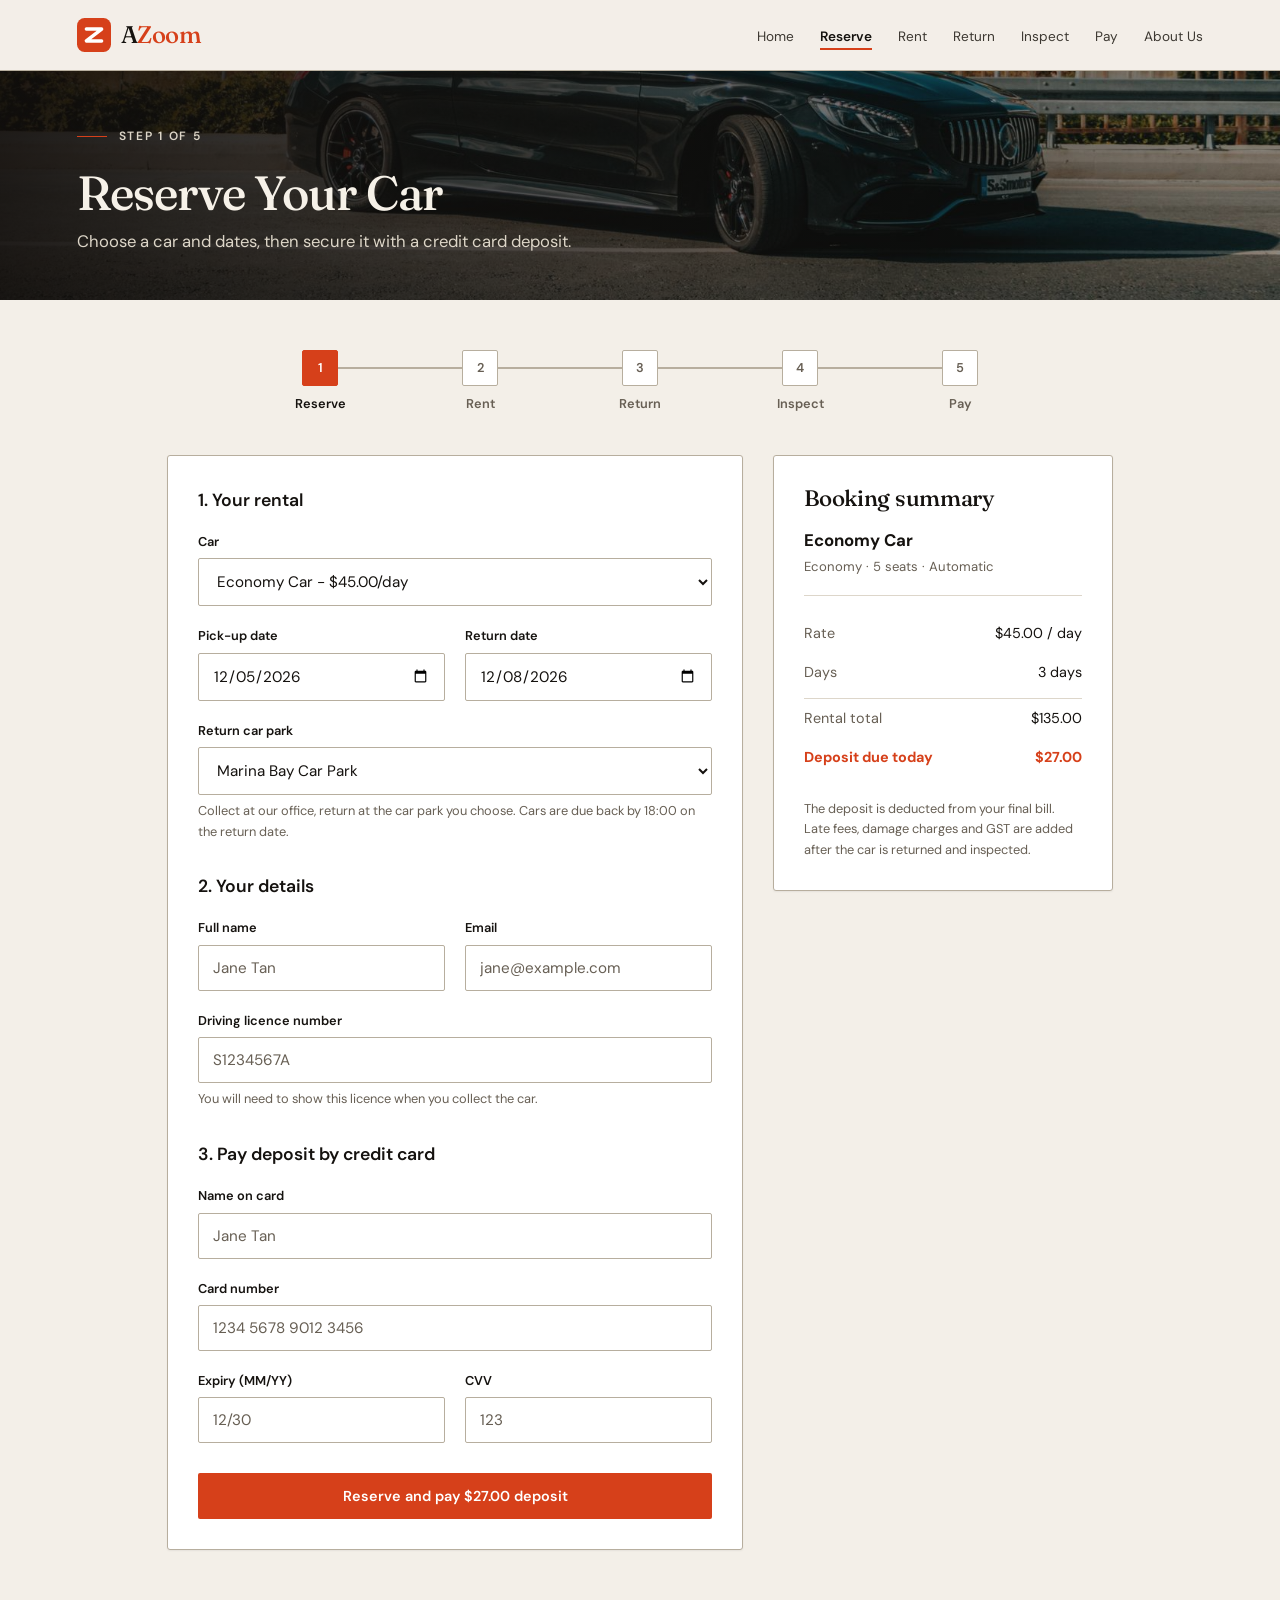
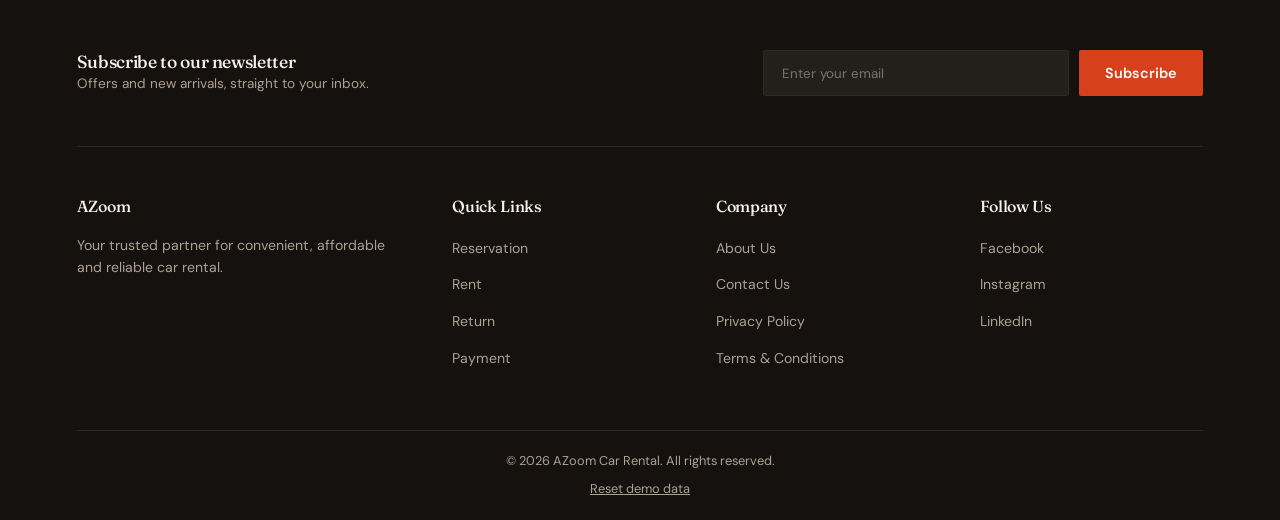
<file: reserve.html>
<!DOCTYPE html>
<html lang="en">

<head>
    <meta charset="UTF-8">
    <meta name="viewport" content="width=device-width, initial-scale=1.0">
    <title>Reserve a Car | AZoom Car Rental</title>

    <link rel="preconnect" href="https://fonts.googleapis.com">
    <link rel="preconnect" href="https://fonts.gstatic.com" crossorigin>
    <link href="https://fonts.googleapis.com/css2?family=DM+Sans:wght@400;500;600;700&family=Fraunces:ital,opsz,wght@0,9..144,400;0,9..144,500;0,9..144,600;1,9..144,400&display=swap" rel="stylesheet">

    <link rel="stylesheet" href="css/style.css">
</head>

<body>

    <header class="site-header">
        <div class="logo">
            <a href="index.html" aria-label="AZoom Car Rental home">
                <svg class="logo-mark" viewBox="0 0 40 40" aria-hidden="true">
                    <rect width="40" height="40" rx="9"></rect>
                    <path d="M11 13h18L11 27h18" fill="none" stroke-width="4" stroke-linecap="round" stroke-linejoin="round"></path>
                </svg>
                <span class="logo-text">A<span>Zoom</span></span>
            </a>
        </div>
        <button type="button" class="nav-toggle" id="nav-toggle" aria-expanded="false" aria-controls="main-nav" onclick="toggleMenu()">
            <span class="sr-only">Menu</span><span class="nav-toggle-bars" aria-hidden="true"></span>
        </button>
        <nav class="main-nav" id="main-nav" aria-label="Main navigation">
            <ul>
                <li><a href="index.html">Home</a></li>
                <li><a href="reserve.html" aria-current="page">Reserve</a></li>
                <li><a href="rent.html">Rent</a></li>
                <li><a href="return.html">Return</a></li>
                <li><a href="inspect.html">Inspect</a></li>
                <li><a href="payment.html">Pay</a></li>
                <li><a href="index.html#about">About Us</a></li>
            </ul>
        </nav>
    </header>

    <main>

        <section class="page-header">
            <p class="eyebrow">Step 1 of 5</p>
            <h1>Reserve Your Car</h1>
            <p>Choose a car and dates, then secure it with a credit card deposit.</p>
        </section>

        <div class="page-content">

            <ol id="stepper" class="stepper" data-step="1" aria-label="Rental progress"></ol>

            <!-- Form and price summary -->
            <div id="reserve-layout" class="reserve-layout">

                <div>

                    <div id="form-alert" class="alert alert-danger" role="alert" hidden></div>

                    <form id="reserve-form" class="card" novalidate>

                        <fieldset class="form-section">
                            <legend>1. Your rental</legend>

                            <div class="form-grid">

                                <div class="form-group full">
                                    <label for="car">Car</label>
                                    <select id="car" name="car"></select>
                                </div>

                                <div class="form-group">
                                    <label for="pickup">Pick-up date</label>
                                    <input type="date" id="pickup" name="pickup" required>
                                </div>

                                <div class="form-group">
                                    <label for="return">Return date</label>
                                    <input type="date" id="return" name="return" required>
                                </div>

                                <div class="form-group full">
                                    <label for="park">Return car park</label>
                                    <select id="park" name="park"></select>
                                    <span class="form-hint" id="date-hint">
                                        Collect at our office, return at the car park you choose.
                                        Cars are due back by 18:00 on the return date.
                                    </span>
                                </div>

                            </div>
                        </fieldset>

                        <fieldset class="form-section">
                            <legend>2. Your details</legend>

                            <div class="form-grid">

                                <div class="form-group">
                                    <label for="name">Full name</label>
                                    <input type="text" id="name" name="name" autocomplete="name" placeholder="Jane Tan" required>
                                </div>

                                <div class="form-group">
                                    <label for="email">Email</label>
                                    <input type="email" id="email" name="email" autocomplete="email" placeholder="jane@example.com" required>
                                </div>

                                <div class="form-group full">
                                    <label for="licence">Driving licence number</label>
                                    <input type="text" id="licence" name="licence" placeholder="S1234567A" required>
                                    <span class="form-hint">You will need to show this licence when you collect the car.</span>
                                </div>

                            </div>
                        </fieldset>

                        <fieldset class="form-section">
                            <legend>3. Pay deposit by credit card</legend>

                            <div class="form-grid">

                                <div class="form-group full">
                                    <label for="card-holder">Name on card</label>
                                    <input type="text" id="card-holder" name="card-holder" autocomplete="cc-name" placeholder="Jane Tan" required>
                                </div>

                                <div class="form-group full">
                                    <label for="card-number">Card number</label>
                                    <input type="text" id="card-number" name="card-number" inputmode="numeric"
                                           autocomplete="cc-number" placeholder="1234 5678 9012 3456" maxlength="23" required>
                                </div>

                                <div class="form-group">
                                    <label for="card-expiry">Expiry (MM/YY)</label>
                                    <input type="text" id="card-expiry" name="card-expiry" inputmode="numeric"
                                           autocomplete="cc-exp" placeholder="12/30" maxlength="5" required>
                                </div>

                                <div class="form-group">
                                    <label for="card-cvv">CVV</label>
                                    <input type="text" id="card-cvv" name="card-cvv" inputmode="numeric"
                                           autocomplete="cc-csc" placeholder="123" maxlength="4" required>
                                </div>

                            </div>

                        </fieldset>

                        <button type="submit" class="btn btn-block" id="submit-btn">Reserve and pay deposit</button>

                    </form>

                </div>

                <!-- Price summary -->
                <aside class="summary card" aria-live="polite">

                    <h2>Booking summary</h2>

                    <div class="summary-car">
                        <strong id="sum-car">&ndash;</strong>
                        <span id="sum-car-info">&ndash;</span>
                    </div>

                    <dl class="summary-rows">
                        <div><dt>Rate</dt><dd id="sum-rate">&ndash;</dd></div>
                        <div><dt>Days</dt><dd id="sum-days">&ndash;</dd></div>
                        <div class="summary-total"><dt>Rental total</dt><dd id="sum-rental">&ndash;</dd></div>
                        <div class="summary-deposit"><dt>Deposit due today</dt><dd id="sum-deposit">&ndash;</dd></div>
                    </dl>

                    <p class="form-hint">
                        The deposit is deducted from your final bill. Late fees, damage
                        charges and GST are added after the car is returned and inspected.
                    </p>

                </aside>

            </div>

            <!-- Confirmation -->
            <section id="confirmation" class="card confirm" hidden></section>

        </div>

    </main>

    <footer>
        <div class="newsletter">
            <div>
                <h3>Subscribe to our newsletter</h3>
                <p>Offers and new arrivals, straight to your inbox.</p>
            </div>
            <form action="#" method="get">
                <label for="newsletter-email" class="sr-only">Email address</label>
                <input type="email" id="newsletter-email" placeholder="Enter your email">
                <button type="submit" class="btn">Subscribe</button>
            </form>
        </div>
        <div class="footer-container">
            <div class="footer-column">
                <h3>AZoom</h3>
                <p>Your trusted partner for convenient, affordable and reliable car rental.</p>
            </div>
            <div class="footer-column">
                <h3>Quick Links</h3>
                <ul>
                    <li><a href="reserve.html">Reservation</a></li>
                    <li><a href="rent.html">Rent</a></li>
                    <li><a href="return.html">Return</a></li>
                    <li><a href="payment.html">Payment</a></li>
                </ul>
            </div>
            <div class="footer-column">
                <h3>Company</h3>
                <ul>
                    <li><a href="index.html#about">About Us</a></li>
                    <li><a href="#">Contact Us</a></li>
                    <li><a href="#">Privacy Policy</a></li>
                    <li><a href="#">Terms &amp; Conditions</a></li>
                </ul>
            </div>
            <div class="footer-column">
                <h3>Follow Us</h3>
                <ul>
                    <li><a href="#">Facebook</a></li>
                    <li><a href="#">Instagram</a></li>
                    <li><a href="#">LinkedIn</a></li>
                </ul>
            </div>
        </div>
        <div class="copyright">
            <p>&copy; 2026 AZoom Car Rental. All rights reserved.</p>
            <button type="button" class="link-button" onclick="resetClicked()">Reset demo data</button>
        </div>
    </footer>

    <script src="js/data.js"></script>
    <script src="js/store.js"></script>
    <script src="js/ui.js"></script>
    <script src="js/reserve.js"></script>

</body>

</html>
</file>
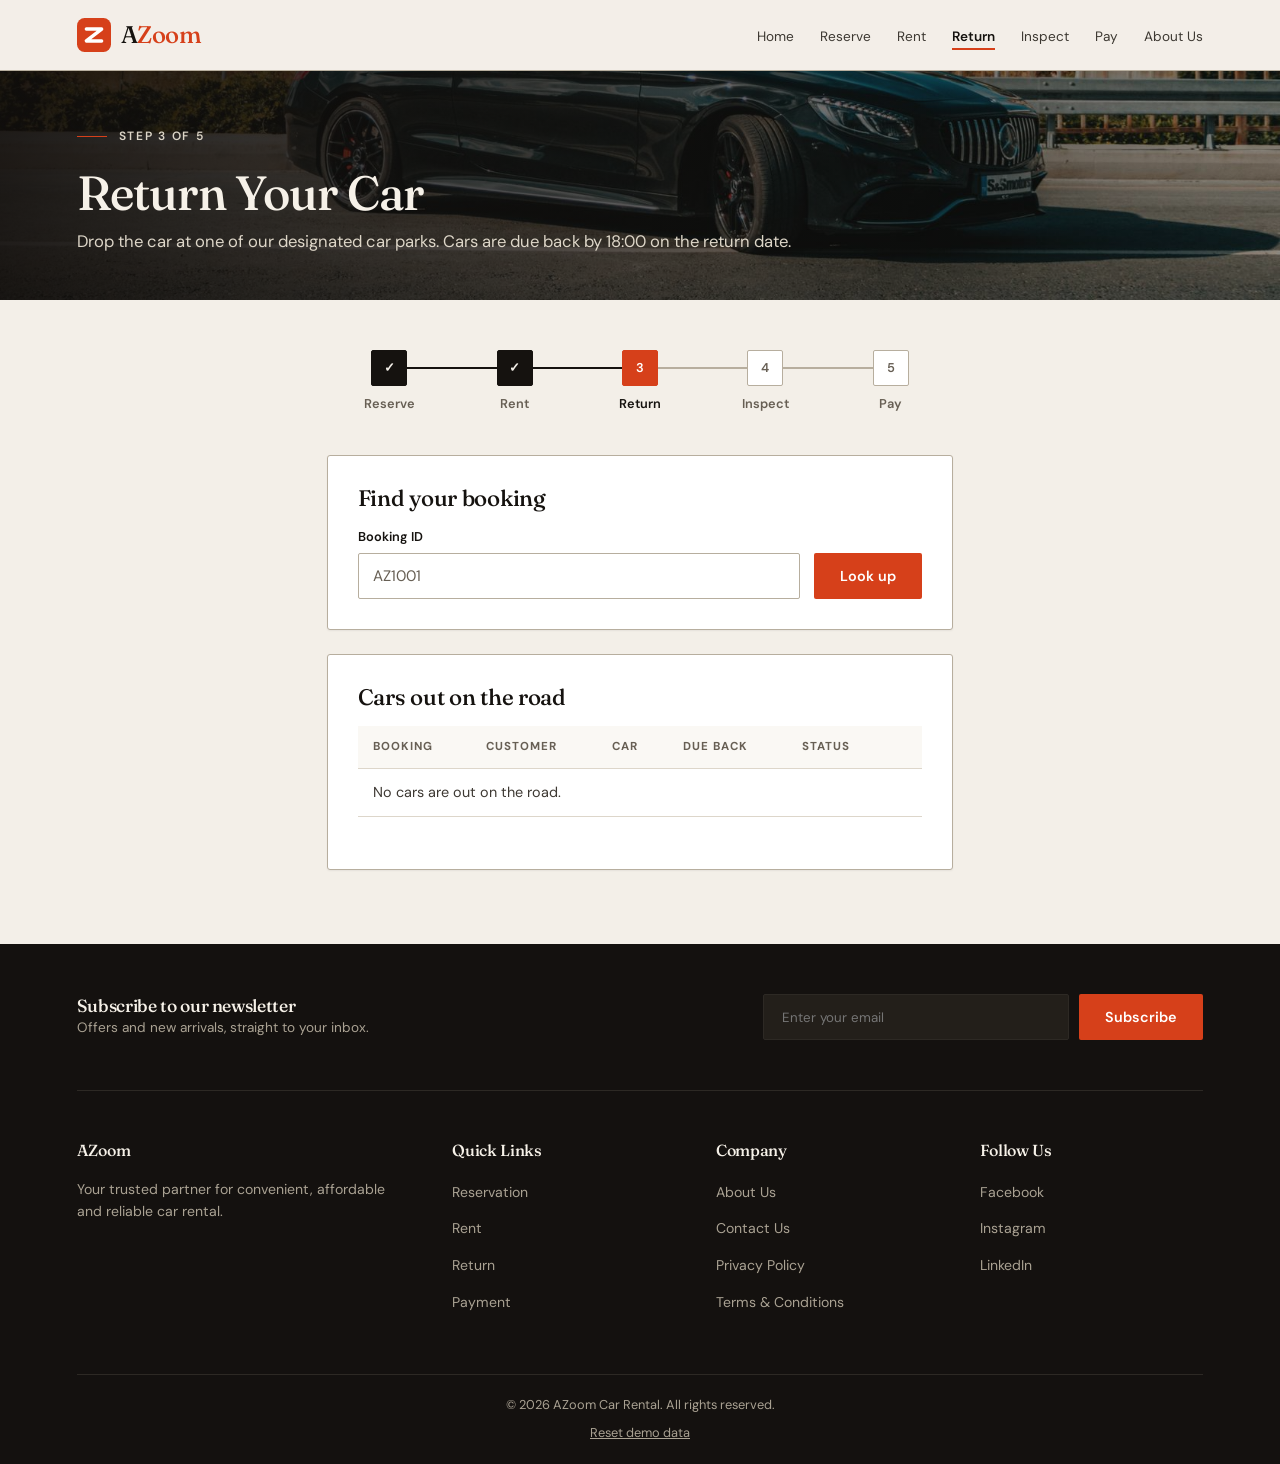
<file: return.html>
<!DOCTYPE html>
<html lang="en">

<head>
    <meta charset="UTF-8">
    <meta name="viewport" content="width=device-width, initial-scale=1.0">
    <title>Return Your Car | AZoom Car Rental</title>

    <link rel="preconnect" href="https://fonts.googleapis.com">
    <link rel="preconnect" href="https://fonts.gstatic.com" crossorigin>
    <link href="https://fonts.googleapis.com/css2?family=DM+Sans:wght@400;500;600;700&family=Fraunces:ital,opsz,wght@0,9..144,400;0,9..144,500;0,9..144,600;1,9..144,400&display=swap" rel="stylesheet">

    <link rel="stylesheet" href="css/style.css">
</head>

<body>

    <header class="site-header">
        <div class="logo">
            <a href="index.html" aria-label="AZoom Car Rental home">
                <svg class="logo-mark" viewBox="0 0 40 40" aria-hidden="true">
                    <rect width="40" height="40" rx="9"></rect>
                    <path d="M11 13h18L11 27h18" fill="none" stroke-width="4" stroke-linecap="round" stroke-linejoin="round"></path>
                </svg>
                <span class="logo-text">A<span>Zoom</span></span>
            </a>
        </div>
        <button type="button" class="nav-toggle" id="nav-toggle" aria-expanded="false" aria-controls="main-nav" onclick="toggleMenu()">
            <span class="sr-only">Menu</span><span class="nav-toggle-bars" aria-hidden="true"></span>
        </button>
        <nav class="main-nav" id="main-nav" aria-label="Main navigation">
            <ul>
                <li><a href="index.html">Home</a></li>
                <li><a href="reserve.html">Reserve</a></li>
                <li><a href="rent.html">Rent</a></li>
                <li><a href="return.html" aria-current="page">Return</a></li>
                <li><a href="inspect.html">Inspect</a></li>
                <li><a href="payment.html">Pay</a></li>
                <li><a href="index.html#about">About Us</a></li>
            </ul>
        </nav>
    </header>

    <main>

        <section class="page-header">
            <p class="eyebrow">Step 3 of 5</p>
            <h1>Return Your Car</h1>
            <p>Drop the car at one of our designated car parks. Cars are due back by 18:00 on the return date.</p>
        </section>

        <div class="page-content narrow">

            <ol id="stepper" class="stepper" data-step="3" aria-label="Rental progress"></ol>

            <div id="page-alert" class="alert alert-danger" role="alert" hidden></div>

            <!-- Look up the booking -->
            <section id="lookup-card" class="card">

                <h2>Find your booking</h2>

                <form id="lookup-form" class="inline-form" novalidate>
                    <div class="form-group">
                        <label for="booking-id">Booking ID</label>
                        <input type="text" id="booking-id" name="booking-id" placeholder="AZ1001" autocomplete="off" required>
                    </div>
                    <button type="submit" class="btn">Look up</button>
                </form>

            </section>

            <!-- Booking details and return form -->
            <section id="booking-card" class="card" hidden>

                <h2>Your booking</h2>

                <dl id="booking-details" class="summary-rows"></dl>

                <form id="return-form" novalidate>

                    <div class="form-grid">

                        <div class="form-group full">
                            <label for="park">Return car park</label>
                            <select id="park" name="park"></select>
                        </div>

                        <div class="form-group full">
                            <label for="return-time">Return date and time</label>
                            <input type="datetime-local" id="return-time" name="return-time" required>
                            <span class="form-hint">
                                This starts as the current time. Change it if the car came back at another time.
                            </span>
                        </div>

                    </div>

                    <div id="late-preview" class="alert alert-success" aria-live="polite"></div>

                    <button type="submit" class="btn btn-block">Return the car</button>

                </form>

            </section>

            <!-- Confirmation -->
            <section id="confirmation" class="card confirm" hidden></section>

            <!-- Cars currently out -->
            <section id="out-card" class="card">

                <h2>Cars out on the road</h2>

                <div class="table-wrap">
                    <table class="table">
                        <thead>
                            <tr>
                                <th>Booking</th>
                                <th>Customer</th>
                                <th>Car</th>
                                <th>Due back</th>
                                <th>Status</th>
                                <th><span class="sr-only">Action</span></th>
                            </tr>
                        </thead>
                        <tbody id="out-rows"></tbody>
                    </table>
                </div>

            </section>

        </div>

    </main>

    <footer>
        <div class="newsletter">
            <div>
                <h3>Subscribe to our newsletter</h3>
                <p>Offers and new arrivals, straight to your inbox.</p>
            </div>
            <form action="#" method="get">
                <label for="newsletter-email" class="sr-only">Email address</label>
                <input type="email" id="newsletter-email" placeholder="Enter your email">
                <button type="submit" class="btn">Subscribe</button>
            </form>
        </div>
        <div class="footer-container">
            <div class="footer-column">
                <h3>AZoom</h3>
                <p>Your trusted partner for convenient, affordable and reliable car rental.</p>
            </div>
            <div class="footer-column">
                <h3>Quick Links</h3>
                <ul>
                    <li><a href="reserve.html">Reservation</a></li>
                    <li><a href="rent.html">Rent</a></li>
                    <li><a href="return.html">Return</a></li>
                    <li><a href="payment.html">Payment</a></li>
                </ul>
            </div>
            <div class="footer-column">
                <h3>Company</h3>
                <ul>
                    <li><a href="index.html#about">About Us</a></li>
                    <li><a href="#">Contact Us</a></li>
                    <li><a href="#">Privacy Policy</a></li>
                    <li><a href="#">Terms &amp; Conditions</a></li>
                </ul>
            </div>
            <div class="footer-column">
                <h3>Follow Us</h3>
                <ul>
                    <li><a href="#">Facebook</a></li>
                    <li><a href="#">Instagram</a></li>
                    <li><a href="#">LinkedIn</a></li>
                </ul>
            </div>
        </div>
        <div class="copyright">
            <p>&copy; 2026 AZoom Car Rental. All rights reserved.</p>
            <button type="button" class="link-button" onclick="resetClicked()">Reset demo data</button>
        </div>
    </footer>

    <script src="js/data.js"></script>
    <script src="js/store.js"></script>
    <script src="js/ui.js"></script>
    <script src="js/return.js"></script>

</body>

</html>
</file>
<file: css/style.css>
/* AZoom Car Rental: light editorial theme in one stylesheet.
   Colours, fonts and shapes are the tokens in section 1. */

/* ---------- 1. Tokens ---------- */

:root {

    /* Surfaces */
    --bg: #f3efe8;
    --bg-raised: #faf8f4;
    --bg-card: #ffffff;
    --bg-input: #ffffff;

    /* Lines */
    --border: #ddd6ca;
    --border-strong: #b7ae9e;

    /* Text */
    --text: #15120f;
    --text-soft: #3d3832;
    --text-muted: #675f54;

    /* Accent (--accent-text is the accent used as text colour) */
    --accent: #d6401a;
    --accent-dark: #b53312;
    --accent-ink: #ffffff;
    --accent-text: #bf360f;

    /* Status colours */
    --status-success: #15803d;
    --status-success-bg: rgba(21, 128, 61, 0.12);
    --status-info: #1d4ed8;
    --status-info-bg: rgba(29, 78, 216, 0.1);
    --status-warning: #a65008;
    --status-warning-bg: rgba(166, 80, 8, 0.12);
    --status-danger: #b91c1c;
    --status-danger-bg: rgba(185, 28, 28, 0.1);
    --status-neutral: #4a443b;
    --status-neutral-bg: rgba(74, 68, 59, 0.1);

    /* Fonts */
    --font-body: "DM Sans", Arial, Helvetica, sans-serif;
    --font-display: "Fraunces", Georgia, "Times New Roman", serif;

    /* Shape and motion */
    --radius-sm: 2px;
    --radius-md: 3px;
    --radius-pill: 2px;
    --transition: 0.3s ease;

    /* Photo placeholder (shown when a .photo has no --img) */
    --ph: linear-gradient(135deg, #2b2b33 0%, #17171b 55%, #26201a 100%);

    color-scheme: light;
}

/* ---------- 2. Reset and global ---------- */

* {
    box-sizing: border-box;
    margin: 0;
    padding: 0;
}

html {
    scroll-behavior: smooth;
    scroll-padding-top: 90px;
}

body {
    font-family: var(--font-body);
    line-height: 1.6;
    color: var(--text-soft);
    background-color: var(--bg);
    font-size: 1.04rem;
}

a {
    color: inherit;
    text-decoration: none;
}

ul,
ol {
    list-style: none;
}

h1,
h2,
h3 {
    line-height: 1.15;
    color: var(--text);
    font-weight: 500;
}

.sr-only {
    position: absolute;
    width: 1px;
    height: 1px;
    overflow: hidden;
    clip: rect(0 0 0 0);
    white-space: nowrap;
}

/* Small uppercase label with a leading line */
.eyebrow {
    display: flex;
    align-items: center;
    gap: 12px;
    margin-bottom: 18px;
    font-size: 0.75rem;
    font-weight: 600;
    letter-spacing: 0.14em;
    text-transform: uppercase;
    color: var(--text-muted);
}

.eyebrow::before {
    content: "";
    width: 30px;
    height: 1px;
    background-color: var(--accent);
}

.lead {
    margin: 18px 0 30px;
    color: var(--text-muted);
}

/* ---------- 3. Photos ---------- */

.photo {
    background: var(--img, var(--ph));
    background-size: cover;
    background-position: center;
}

/* ---------- 4. Header and navigation ---------- */

.site-header {
    position: sticky;
    top: 0;
    z-index: 100;
    display: flex;
    justify-content: space-between;
    align-items: center;
    padding: 16px 6%;
    backdrop-filter: none;
    border-bottom: 1px solid var(--border-strong);
}

.logo a {
    display: flex;
    align-items: center;
    gap: 10px;
    font-size: 1.5rem;
    font-weight: 700;
    letter-spacing: -0.3px;
    color: var(--text);
}

.logo-mark {
    width: 34px;
    height: 34px;
    flex-shrink: 0;
}

.logo-mark rect {
    fill: var(--accent);
}

.logo-mark path {
    stroke: var(--accent-ink);
}

.main-nav ul {
    display: flex;
    gap: 26px;
    align-items: center;
}

.main-nav a {
    font-size: 0.85rem;
    color: var(--text-soft);
    transition: color var(--transition);
}

/* ---------- 5. Buttons ---------- */

.btn {
    display: inline-block;
    background-color: var(--accent);
    color: var(--accent-ink);
    font-weight: 600;
    font-size: 0.9rem;
    border-radius: 2px;
    transition: background-color var(--transition), transform var(--transition);
}

.btn:hover {
    background-color: var(--accent-dark);
}

button.btn {
    border: none;
    cursor: pointer;
    font-family: inherit;
}

.btn-block {
    display: block;
    width: 100%;
}

.btn-outline {
    background-color: transparent;
    border: 1px solid var(--text);
    border-radius: 2px;
}

.btn:disabled {
    opacity: 0.5;
    cursor: not-allowed;
    transform: none;
}

/* ---------- 6. Hero ---------- */

.hero {
    position: relative;
    display: flex;
    flex-direction: column;
    justify-content: space-between;
    min-height: 680px;
    overflow: hidden;
}

.photo-hero {
    position: absolute;
    inset: 0;
}

/* Darkens the photo so the text stays readable */
.photo-hero::after {
    content: "";
    position: absolute;
    inset: 0;
    background: linear-gradient(90deg, rgba(11, 11, 13, 0.85) 0%, rgba(11, 11, 13, 0.2) 70%),
        linear-gradient(0deg, rgba(11, 11, 13, 0.9) 0%, transparent 35%);
}

.hero-inner {
    position: relative;
    display: flex;
    justify-content: space-between;
    align-items: flex-start;
    gap: 40px;
    padding: 90px 6% 40px;
}

.hero-content {
    max-width: 780px;
}

.hero h1 {
    margin-bottom: 22px;
    line-height: 0.98;
}

.hero-description {
    max-width: 480px;
    margin-bottom: 32px;
    color: var(--text-soft);
}

.hero-card {
    width: 230px;
    flex-shrink: 0;
    padding: 8px;
    background-color: var(--bg-card);
    backdrop-filter: none;
    border: 1px solid var(--border-strong);
    border-radius: 2px;
}

.photo-thumb {
    height: 110px;
}

.hero-card-footer {
    display: flex;
    justify-content: space-between;
    align-items: center;
    padding: 10px 6px 4px;
    font-size: 0.85rem;
    color: var(--text);
}

.hero-card-go {
    display: flex;
    align-items: center;
    justify-content: center;
    width: 30px;
    height: 30px;
    border-radius: 50%;
    background-color: var(--accent);
    color: #ffffff;
    font-weight: 700;
}

.hero-actions {
    position: relative;
    display: grid;
    grid-template-columns: 1fr 1fr;
    border-top: 1px solid var(--border-strong);
    backdrop-filter: none;
}

.hero-actions a {
    display: flex;
    justify-content: space-between;
    padding: 22px 6%;
    font-size: 0.9rem;
    color: var(--text);
    transition: background-color var(--transition), color var(--transition);
}

.hero-actions a + a {
    border-left: 1px solid var(--border-strong);
}

/* ---------- 7. Shared section spacing ---------- */

.about,
.cars,
.promotions,
.testimonials {
    padding: 100px 6%;
}

.section-heading {
    max-width: 1200px;
    margin: 0 auto 50px;
}

/* ---------- 8. How it works ---------- */

.split {
    display: grid;
    grid-template-columns: 1.1fr 1fr;
    gap: 70px;
    align-items: center;
    max-width: 1200px;
    margin: 0 auto;
}

.photo-portrait {
    min-height: 520px;
}

.steps {
    display: grid;
    grid-template-columns: 1fr 1fr;
    gap: 26px 30px;
    counter-reset: step;
}

.steps li {
    counter-increment: step;
}

.steps li::before {
    content: "0" counter(step);
    display: block;
    margin-bottom: 6px;
    font-family: var(--font-display);
    line-height: 1.2;
}

.steps h3 {
    font-size: 1.05rem;
    margin-bottom: 4px;
}

.steps p {
    font-size: 0.88rem;
    color: var(--text-muted);
}

/* ---------- 9. Fleet ---------- */

.cars {
    background-color: var(--bg-raised);
    border-top: 1px solid var(--border);
    border-bottom: 1px solid var(--border);
    border-color: var(--border-strong);
}

.car-grid {
    display: grid;
    grid-template-columns: repeat(3, 1fr);
    gap: 20px;
    max-width: 1200px;
    margin: 0 auto;
}

.car-card {
    position: relative;
    min-height: 280px;
    overflow: hidden;
    border: none;
    border-radius: 2px;
    transition: border-color var(--transition), transform var(--transition);
}

.car-card:hover {
    border-color: var(--accent);
    transform: translateY(-4px);
}

.car-card .photo {
    position: absolute;
    inset: 0;
    transition: transform 0.5s ease;
}

.car-card:hover .photo {
    transform: scale(1.06);
}

.car-overlay {
    position: absolute;
    inset: 0;
    display: flex;
    flex-direction: column;
    justify-content: flex-end;
    padding: 22px;
    background: linear-gradient(0deg, rgba(10, 8, 6, 0.94) 0%, rgba(10, 8, 6, 0.72) 40%, rgba(10, 8, 6, 0) 74%);
}

.car-category {
    font-size: 0.7rem;
    font-weight: 700;
    letter-spacing: 0.14em;
    text-transform: uppercase;
    color: #ffffff;
    opacity: 0.85;
}

.car-overlay h3 {
    font-size: 1.3rem;
    margin: 2px 0 6px;
}

.car-meta {
    display: flex;
    justify-content: space-between;
    align-items: baseline;
    font-size: 0.8rem;
    color: var(--text-soft);
}

.price {
    color: var(--text-muted);
}

.price strong {
    font-size: 1.15rem;
    color: var(--text);
}

/* ---------- 10. Offers ---------- */

.promotion-container {
    display: grid;
    grid-template-columns: repeat(3, 1fr);
    gap: 20px;
    max-width: 1200px;
    margin: 0 auto;
}

.promotion-card {
    padding: 30px;
    background-color: var(--bg-card);
    border: 1px solid var(--border);
    border-radius: var(--radius-md);
    transition: border-color var(--transition), transform var(--transition);
}

.promotion-card:hover {
    border-color: var(--accent);
    transform: translateY(-4px);
}

.promotion-tag {
    display: inline-block;
    margin-bottom: 16px;
    padding: 0;
    font-size: 0.7rem;
    font-weight: 700;
    letter-spacing: 0.14em;
    text-transform: uppercase;
    border-radius: 0;
    background-color: rgba(245, 158, 11, 0.14);
    color: var(--accent-text);
    background: none;
}

.promotion-card h3 {
    margin-bottom: 10px;
}

.promotion-card p {
    font-size: 0.9rem;
    color: var(--text-muted);
}

/* ---------- 11. Booking form band ---------- */

.reserve {
    position: relative;
    padding: 100px 6%;
    overflow: hidden;
}

.photo-reserve {
    position: absolute;
    inset: 0;
}

.photo-reserve::after {
    content: "";
    position: absolute;
    inset: 0;
    background: rgba(11, 11, 13, 0.55);
}

.reserve-inner {
    position: relative;
    max-width: 1200px;
    margin: 0 auto;
}

.reserve-heading {
    display: flex;
    justify-content: space-between;
    align-items: flex-start;
    gap: 40px;
    margin-bottom: 40px;
}

.hours {
    min-width: 280px;
    padding-left: 20px;
    border-left: 2px solid var(--accent);
    font-size: 0.85rem;
    border-left-color: var(--accent);
}

.hours dt {
    margin-bottom: 8px;
    font-weight: 600;
    color: var(--text);
}

.hours dd {
    display: flex;
    justify-content: space-between;
    gap: 20px;
    color: var(--text-soft);
}

.glass-form {
    padding: 34px;
    background-color: rgba(21, 18, 15, 0.72);
    backdrop-filter: none;
    border: 1px solid var(--border-strong);
    border-radius: 2px;
}

.glass-form .btn {
    margin-top: 26px;
}

/* ---------- 12. Reviews ---------- */

.testimonial-container {
    display: grid;
    grid-template-columns: repeat(3, 1fr);
    gap: 40px;
    max-width: 1200px;
    margin: 0 auto;
}

.testimonial {
    padding-top: 24px;
    border-top: 1px solid var(--border-strong);
    border-top-color: var(--text);
}

.rating {
    margin-bottom: 14px;
    letter-spacing: 3px;
    color: var(--accent-text);
}

.testimonial blockquote {
    margin-bottom: 24px;
    color: var(--text-soft);
}

.customer {
    display: flex;
    align-items: center;
    gap: 12px;
}

.customer-avatar {
    display: flex;
    align-items: center;
    justify-content: center;
    width: 44px;
    height: 44px;
    flex-shrink: 0;
    border-radius: 50%;
    background-color: transparent;
    border: 1px solid var(--border-strong);
    color: var(--text);
    font-size: 0.8rem;
    font-weight: 600;
    border-color: var(--text);
}

.customer h3 {
    font-size: 0.9rem;
}

.customer p {
    font-size: 0.8rem;
    color: var(--text-muted);
}

/* ---------- 13. Banner ---------- */

.cta {
    position: relative;
    display: flex;
    align-items: center;
    justify-content: center;
    min-height: 420px;
    padding: 80px 6%;
    text-align: center;
    overflow: hidden;
}

.photo-cta {
    position: absolute;
    inset: 0;
}

.photo-cta::after {
    content: "";
    position: absolute;
    inset: 0;
    background: rgba(11, 11, 13, 0.6);
}

.cta-content {
    position: relative;
    max-width: 560px;
}

.cta-content .eyebrow {
    justify-content: center;
}

.cta-content p:not(.eyebrow) {
    margin: 16px 0 28px;
}

/* ---------- 14. Footer ---------- */

footer {
    background-color: #14110f;
    border-top: none;
    padding: 0 6% 20px;
}

.newsletter {
    display: flex;
    justify-content: space-between;
    align-items: center;
    gap: 30px;
    max-width: 1200px;
    margin: 0 auto;
    padding: 50px 0;
    border-bottom: 1px solid var(--border);
}

.newsletter h3 {
    font-size: 1.1rem;
}

.newsletter p {
    font-size: 0.85rem;
    color: var(--text-muted);
}

.newsletter form {
    display: flex;
    gap: 10px;
    width: 100%;
    max-width: 440px;
}

.newsletter input {
    flex: 1;
    min-width: 0;
    padding: 12px 18px;
    font-family: inherit;
    color: var(--text);
    background-color: var(--bg-input);
    border: 1px solid var(--border);
    border-radius: var(--radius-pill);
}

.footer-container {
    display: grid;
    grid-template-columns: 1.5fr 1fr 1fr 1fr;
    gap: 40px;
    max-width: 1200px;
    margin: 0 auto;
    padding: 50px 0;
}

.footer-column h3 {
    margin-bottom: 18px;
    font-size: 1rem;
}

.footer-column p {
    font-size: 0.88rem;
    color: var(--text-muted);
}

.footer-column li {
    margin-bottom: 10px;
}

.footer-column a {
    font-size: 0.88rem;
    color: var(--text-muted);
    transition: color var(--transition);
}

.footer-column a:hover {
    color: var(--accent);
}

.copyright {
    max-width: 1200px;
    margin: 0 auto;
    padding-top: 20px;
    border-top: 1px solid var(--border);
    text-align: center;
}

.copyright p {
    font-size: 0.8rem;
    color: var(--text-muted);
}

/* ---------- 15. Components: forms, badges, alerts, tables, stepper ---------- */

a:focus-visible,
button:focus-visible,
input:focus-visible,
select:focus-visible,
textarea:focus-visible {
    outline: 2px solid var(--accent);
    outline-offset: 2px;
}

/* Page layout */
.page-header {
    padding: 56px 6% 46px;
    background: linear-gradient(90deg, rgba(16, 13, 11, 0.92) 0%, rgba(16, 13, 11, 0.64) 55%, rgba(16, 13, 11, 0.34) 100%),
        url('../images/hero.jpg') center 62% / cover;
    border-bottom: none;
    --text: #f6f1e8;
    --text-soft: #ddd6c8;
    --text-muted: #aaa293;
    --accent-text: #ff8257;
}

.page-content {
    max-width: 1100px;
    margin: 0 auto;
    padding: 50px 6%;
}

/* Card */
.card {
    padding: 30px;
    background-color: var(--bg-card);
    border: 1px solid var(--border);
    border-radius: 3px;
    border-color: var(--border-strong);
    box-shadow: 0 1px 2px rgba(21, 18, 15, 0.06);
}

.card h2,
.card h3 {
    margin-bottom: 15px;
}

/* Forms */
.form-grid {
    display: grid;
    grid-template-columns: repeat(2, 1fr);
    gap: 20px;
}

.form-group {
    display: flex;
    flex-direction: column;
    gap: 6px;
}

.form-group.full {
    grid-column: 1 / -1;
}

.form-group label {
    font-size: 0.8rem;
    font-weight: 600;
    color: var(--text);
}

.form-group input,
.form-group select,
.form-group textarea {
    padding: 12px 14px;
    font-family: inherit;
    font-size: 0.95rem;
    color: var(--text);
    background-color: var(--bg-input);
    border: 1px solid var(--border-strong);
    border-radius: 2px;
    transition: border-color var(--transition);
}

.form-group input::placeholder,
.form-group textarea::placeholder {
    color: var(--text-muted);
}

.form-hint {
    font-size: 0.8rem;
    color: var(--text-muted);
}

.form-error {
    font-size: 0.8rem;
    color: var(--status-danger);
}

/* Status badges: the class matches the status in the data arrays */
.badge {
    display: inline-block;
    padding: 4px 12px;
    font-size: 0.72rem;
    font-weight: 700;
    letter-spacing: 0.5px;
    text-transform: uppercase;
    border-radius: var(--radius-pill);
    background-color: var(--status-neutral-bg);
    color: var(--status-neutral);
}

.badge-available {
    background-color: var(--status-success-bg);
    color: var(--status-success);
}

.badge-reserved {
    background-color: var(--status-warning-bg);
    color: var(--status-warning);
}

.badge-rented {
    background-color: var(--status-info-bg);
    color: var(--status-info);
}

.badge-returned {
    background-color: var(--status-neutral-bg);
    color: var(--status-neutral);
}

.badge-inspection {
    background-color: var(--status-warning-bg);
    color: var(--status-warning);
}

.badge-inspected {
    background-color: var(--status-info-bg);
    color: var(--status-info);
}

.badge-maintenance {
    background-color: var(--status-danger-bg);
    color: var(--status-danger);
}

.badge-paid {
    background-color: var(--status-success-bg);
    color: var(--status-success);
}

/* Alerts */
.alert {
    padding: 15px 20px;
    margin-bottom: 20px;
    border-left: 4px solid var(--status-info);
    background-color: var(--status-info-bg);
    color: var(--status-info);
    border-radius: var(--radius-sm);
}

.alert-success {
    border-color: var(--status-success);
    background-color: var(--status-success-bg);
    color: var(--status-success);
}

.alert-warning {
    border-color: var(--status-warning);
    background-color: var(--status-warning-bg);
    color: var(--status-warning);
}

.alert-danger {
    border-color: var(--status-danger);
    background-color: var(--status-danger-bg);
    color: var(--status-danger);
}

/* Tables (booking lists, bill breakdown) */
.table-wrap {
    overflow-x: auto;
}

.table {
    width: 100%;
    border-collapse: collapse;
    font-size: 0.9rem;
}

.table th,
.table td {
    padding: 12px 15px;
    text-align: left;
    border-bottom: 1px solid var(--border);
}

.table th {
    font-size: 0.72rem;
    letter-spacing: 1px;
    text-transform: uppercase;
    color: var(--text-muted);
    background-color: var(--bg-raised);
}

.table .amount {
    text-align: right;
    font-variant-numeric: tabular-nums;
}

.table tfoot td {
    font-weight: 700;
    color: var(--text);
    border-top: 2px solid var(--accent);
    border-bottom: none;
}

/* Progress stepper: li.done is finished, li.active is current */
.stepper {
    display: flex;
    justify-content: space-between;
    max-width: 800px;
    margin: 0 auto 40px;
    counter-reset: step;
}

.stepper li {
    position: relative;
    flex: 1;
    text-align: center;
    font-size: 0.8rem;
    font-weight: 600;
    color: var(--text-muted);
    counter-increment: step;
}

.stepper li::before {
    content: counter(step);
    position: relative;
    z-index: 1;
    display: flex;
    align-items: center;
    justify-content: center;
    width: 34px;
    height: 34px;
    margin: 0 auto 8px;
    border-radius: 2px;
    background-color: var(--bg-input);
    border: 1px solid var(--border-strong);
    color: var(--text-muted);
    transition: background-color var(--transition);
}

.stepper li::after {
    content: "";
    position: absolute;
    top: 17px;
    left: 50%;
    width: 100%;
    height: 2px;
    background-color: var(--border-strong);
}

.stepper li:last-child::after {
    display: none;
}

.stepper li.done::before,
.stepper li.active::before {
    background-color: var(--accent);
    border-color: var(--accent);
    color: var(--accent-ink);
}

.stepper li.active {
    color: var(--text);
}

/* ---------- 16. Tablet (up to 1000px) ---------- */

@media (max-width: 1000px) {

    .site-header {
        flex-direction: column;
        gap: 12px;
    }

    .main-nav ul {
        flex-wrap: wrap;
        justify-content: center;
        gap: 8px 18px;
    }

    .hero-card {
        display: none;
    }

    .split {
        grid-template-columns: 1fr;
        gap: 40px;
    }

    .photo-portrait {
        min-height: 360px;
    }

    .car-grid,
    .promotion-container,
    .testimonial-container {
        grid-template-columns: repeat(2, 1fr);
    }

    .footer-container {
        grid-template-columns: repeat(2, 1fr);
    }

    .reserve-heading,
    .newsletter {
        flex-direction: column;
        align-items: flex-start;
    }
}

/* ---------- 17. Mobile (up to 700px) ---------- */

@media (max-width: 700px) {

    .hero {
        min-height: 600px;
    }

    .hero-inner {
        padding-top: 60px;
    }

    .hero-actions {
        grid-template-columns: 1fr;
    }

    .hero-actions a + a {
        border-left: none;
        border-top: 1px solid var(--border-strong);
    }

    .about,
    .cars,
    .promotions,
    .testimonials,
    .reserve {
        padding: 70px 5%;
    }

    .steps,
    .car-grid,
    .promotion-container,
    .testimonial-container,
    .form-grid,
    .footer-container {
        grid-template-columns: 1fr;
    }

    .glass-form {
        padding: 22px;
    }

    .newsletter form {
        flex-direction: column;
    }

    .stepper li {
        font-size: 0.7rem;
    }
}

/* ---------- 18. Reduced motion ---------- */

@media (prefers-reduced-motion: reduce) {

    * {
        transition: none !important;
        animation: none !important;
        scroll-behavior: auto !important;
    }
}

/* ---------- 19. Header and footer extras ---------- */

.main-nav a[aria-current="page"] {
    font-weight: 600;
    border-bottom: 2px solid var(--accent);
    padding-bottom: 3px;
}

.link-button {
    padding: 0;
    font-family: inherit;
    font-size: 0.8rem;
    color: var(--text-muted);
    background: none;
    border: none;
    text-decoration: underline;
    cursor: pointer;
    transition: color var(--transition);
}

.link-button:hover {
    color: var(--accent);
}

.copyright .link-button {
    display: inline-block;
    margin-top: 8px;
}

/* ---------- 20. Reserve page ---------- */

[hidden] {
    display: none !important;
}

.page-header h1 {
    margin-bottom: 8px;
    font-size: clamp(2rem, 4vw, 3rem);
    letter-spacing: -1px;
}

.reserve-layout {
    display: grid;
    grid-template-columns: 1fr 340px;
    gap: 30px;
    align-items: start;
}

.form-section {
    margin-bottom: 30px;
    padding: 0;
    border: none;
}

.form-section legend {
    margin-bottom: 18px;
    padding: 0;
    font-size: 1.1rem;
    font-weight: 600;
    color: var(--text);
}

.form-hint.form-error {
    color: var(--status-danger);
}

/* Price summary */
.summary {
    position: sticky;
    top: 100px;
}

.summary h2 {
    font-size: 1.2rem;
}

.summary-car {
    display: flex;
    flex-direction: column;
    gap: 2px;
    margin-bottom: 18px;
    padding-bottom: 18px;
    border-bottom: 1px solid var(--border);
}

.summary-car strong {
    font-size: 1.05rem;
    color: var(--text);
}

.summary-car span {
    font-size: 0.82rem;
    color: var(--text-muted);
}

.summary-rows > div {
    display: flex;
    justify-content: space-between;
    gap: 20px;
    padding: 8px 0;
    font-size: 0.9rem;
}

.summary-rows dt {
    color: var(--text-muted);
}

.summary-rows dd {
    text-align: right;
    color: var(--text);
    font-variant-numeric: tabular-nums;
}

.summary-total {
    margin-top: 6px;
    border-top: 1px solid var(--border);
}

.summary-deposit dt,
.summary-deposit dd {
    font-weight: 700;
    color: var(--accent);
}

.summary .form-hint {
    margin-top: 14px;
}

/* Confirmation */
.confirm {
    max-width: 640px;
    margin: 0 auto;
}

.confirm .lead {
    margin-top: 10px;
}

.booking-id {
    display: flex;
    flex-direction: column;
    align-items: center;
    gap: 4px;
    margin: 6px 0 26px;
    padding: 22px;
    text-align: center;
    border: 1px dashed var(--accent);
    border-radius: var(--radius-md);
    background-color: rgba(245, 158, 11, 0.06);
}

.booking-id span {
    font-size: 0.72rem;
    letter-spacing: 2px;
    text-transform: uppercase;
    color: var(--text-muted);
}

.booking-id strong {
    font-size: 2.2rem;
    letter-spacing: 3px;
    color: var(--accent);
}

.confirm-rows small {
    color: var(--text-muted);
}

.confirm-actions {
    display: flex;
    flex-wrap: wrap;
    gap: 12px;
    margin-top: 26px;
}

@media (max-width: 1000px) {

    .reserve-layout {
        grid-template-columns: 1fr;
    }

    .summary {
        position: static;
        order: -1;
    }
}

/* ---------- 21. Step pages (Rent, Return, Inspect, Payment) ---------- */

.narrow {
    max-width: 780px;
}

.narrow > .card,
.narrow > .alert {
    margin-bottom: 24px;
}

.inline-form {
    display: flex;
    align-items: flex-end;
    gap: 14px;
}

.inline-form .form-group {
    flex: 1;
}

.btn-small {
    padding: 7px 16px;
    font-size: 0.8rem;
}

.card .summary-rows {
    margin-bottom: 22px;
}

@media (max-width: 700px) {

    .inline-form {
        flex-direction: column;
        align-items: stretch;
    }
}

/* Card headings are smaller than section headings */
.card h2 {
    font-size: 1.4rem;
    letter-spacing: -0.3px;
}

.confirm h2 {
    font-size: 1.8rem;
}

.form-group + .btn-block {
    margin-top: 22px;
}

/* ---------- 22. Inspect page ---------- */

.check-list {
    display: grid;
    gap: 8px;
}

.check-item {
    display: grid;
    grid-template-columns: auto 1fr auto;
    align-items: center;
    gap: 12px;
    padding: 10px 14px;
    background-color: var(--bg-input);
    border: 1px solid var(--border-strong);
    border-radius: var(--radius-sm);
    cursor: pointer;
    transition: border-color var(--transition);
}

.check-item:hover {
    border-color: var(--accent);
}

.check-item input {
    width: 18px;
    height: 18px;
    accent-color: var(--accent);
}

.check-item strong {
    font-variant-numeric: tabular-nums;
}

#damage-total,
#late-preview {
    margin-bottom: 18px;
}

/* ---------- 23. Payment page ---------- */

.card .table-wrap {
    margin-bottom: 22px;
}

.table tfoot td {
    border-top: none;
}

.table tfoot tr:first-child td {
    border-top: 2px solid var(--accent);
}

.table tfoot .amount-due td {
    color: var(--accent);
    font-size: 1.05rem;
}

/* ---------- 24. Fleet tile links ---------- */

/* The link covers the whole tile, so the tile is clickable */
.car-reserve {
    margin-top: 12px;
    font-size: 0.8rem;
    font-weight: 700;
    letter-spacing: 0.5px;
    text-transform: uppercase;
    color: var(--accent);
    text-decoration: underline;
    text-underline-offset: 4px;
}

.car-reserve::after {
    content: "";
    position: absolute;
    inset: 0;
}

.car-unavailable {
    margin-top: 12px;
    font-size: 0.8rem;
    color: var(--text-muted);
}

.promotion-card .btn {
    margin-top: 16px;
}

#home-alert {
    margin-bottom: 16px;
}

/* ---------- 25. Small screens ---------- */

/* Keeps the hidden "Action" label inside the scrolling table box */
.table-wrap {
    position: relative;
}

/* Let grid columns shrink below their content width so forms fit the screen */
.reserve-layout > * {
    min-width: 0;
}

/* A fieldset will not shrink below its widest field unless told to */
.form-section {
    min-width: 0;
}

.form-grid > .form-group,
.form-group input,
.form-group select,
.form-group textarea {
    min-width: 0;
    max-width: 100%;
    box-sizing: border-box;
}

/* Space between the notes box and the damage message */
.form-grid + #damage-total {
    margin-top: 18px;
}

/* ---------- 26. Stepper extras ---------- */

/* A tick on finished steps */
.stepper li.done::before {
    content: "\2713";
    background-color: var(--text);
    border-color: var(--text);
}

/* ---------- 27. Hero and About photos ---------- */

/* Stronger tint on the left so the headline stays readable over the car */
.photo-hero::after {
    background: linear-gradient(90deg, rgba(11, 11, 13, 0.92) 0%, rgba(11, 11, 13, 0.6) 42%, rgba(11, 11, 13, 0.15) 80%),
        linear-gradient(0deg, rgba(11, 11, 13, 0.9) 0%, transparent 35%);
}

/* About photo: keep the car (lower middle of the portrait) in view */
.photo-portrait {
    background-position: center 62%;
    border: none;
    border-radius: 2px;
}

/* ---------- 28. Mobile menu ---------- */

/* Hidden on wide screens, where the full menu fits */
.nav-toggle {
    display: none;
    width: 44px;
    height: 44px;
    align-items: center;
    justify-content: center;
    background: none;
    border: 1px solid var(--border-strong);
    border-radius: var(--radius-sm);
    cursor: pointer;
    transition: border-color var(--transition);
}

.nav-toggle:hover {
    border-color: var(--accent);
}

/* Three bars drawn with one element and two pseudo-elements */
.nav-toggle-bars,
.nav-toggle-bars::before,
.nav-toggle-bars::after {
    display: block;
    width: 20px;
    height: 2px;
    background-color: var(--text);
    border-radius: 2px;
    transition: transform var(--transition), background-color var(--transition);
}

.nav-toggle-bars {
    position: relative;
}

.nav-toggle-bars::before,
.nav-toggle-bars::after {
    content: "";
    position: absolute;
    left: 0;
}

.nav-toggle-bars::before {
    top: -6px;
}

.nav-toggle-bars::after {
    top: 6px;
}

/* Bars turn into an X while the menu is open */
.nav-open .nav-toggle-bars {
    background-color: transparent;
}

.nav-open .nav-toggle-bars::before {
    transform: translateY(6px) rotate(45deg);
}

.nav-open .nav-toggle-bars::after {
    transform: translateY(-6px) rotate(-45deg);
}

@keyframes menuDrop {
    from {
        opacity: 0;
        transform: translateY(-8px);
    }
    to {
        opacity: 1;
        transform: translateY(0);
    }
}

@media (max-width: 1000px) {

    .site-header {
        flex-direction: row;
        flex-wrap: wrap;
        gap: 0;
    }

    .nav-toggle {
        display: inline-flex;
    }

    /* The menu is hidden until the button is pressed */

    .main-nav {
        display: none;
        width: 100%;
        padding-top: 14px;
    }

    .nav-open .main-nav {
        display: block;
        animation: menuDrop 0.25s ease;
    }

    .main-nav ul {
        flex-direction: column;
        align-items: stretch;
        gap: 0;
    }

    .main-nav li {
        border-top: 1px solid var(--border);
    }

    .main-nav a {
        display: block;
        padding: 12px 4px;
        font-size: 0.95rem;
    }
}

/* ---------- 30. Fleet filter and car parks ---------- */

.filter-row {
    display: flex;
    flex-wrap: wrap;
    align-items: center;
    justify-content: space-between;
    gap: 14px 24px;
    max-width: 1200px;
    margin: 0 auto 14px;
}

.filter-bar {
    display: flex;
    flex-wrap: wrap;
    gap: 8px;
}

.filter-btn {
    padding: 8px 18px;
    font-family: inherit;
    font-size: 0.8rem;
    font-weight: 600;
    background-color: transparent;
    border: 1px solid var(--border-strong);
    cursor: pointer;
    transition: color var(--transition), border-color var(--transition), background-color var(--transition);
}

.filter-btn:hover {
    border-color: var(--accent);
}

.fleet-count {
    max-width: 1200px;
    margin: 0 auto 20px;
    font-size: 0.8rem;
    color: var(--text-muted);
}

.fleet-empty {
    grid-column: 1 / -1;
    padding: 40px 0;
    text-align: center;
    color: var(--text-muted);
}

/* Tiles fade in when a filter is applied */
@keyframes tileIn {
    from {
        opacity: 0;
        transform: translateY(14px);
    }
    to {
        opacity: 1;
        transform: translateY(0);
    }
}

.car-card.tile-in {
    animation: tileIn 0.4s ease both;
}

/* Return car parks */
.parks {
    padding: 100px 6%;
}

.parks-layout {
    display: grid;
    grid-template-columns: 1fr 1.5fr;
    gap: 30px;
    align-items: start;
    max-width: 1200px;
    margin: 0 auto;
}

.park-list {
    display: grid;
    gap: 10px;
}

.park-card {
    display: flex;
    flex-direction: column;
    align-items: flex-start;
    gap: 2px;
    padding: 16px 18px;
    color: var(--text);
    border: 1px solid var(--border);
}

.park-card span {
    margin-bottom: 10px;
    font-size: 0.85rem;
    color: var(--text-muted);
}

.park-map iframe {
    display: block;
    width: 100%;
    height: 420px;
    border: 1px solid var(--border);
    border-radius: 2px;
    filter: none;
    border-color: var(--border-strong);
}

.park-map a {
    display: inline-block;
    margin-top: 10px;
    text-decoration: underline;
}

@media (max-width: 1000px) {

    .parks-layout {
        grid-template-columns: 1fr;
    }

    .park-map iframe {
        height: 320px;
    }
}

@media (max-width: 700px) {

    .parks {
        padding: 70px 5%;
    }
}

/* ---------- 31. Hero card and banner photos ---------- */

/* Banner: show the car fronts and the road lines, and darken the middle behind the text */
.photo-cta {
    background-position: center 62%;
}

.photo-cta::after {
    background: radial-gradient(ellipse at center, rgba(11, 11, 13, 0.82) 0%, rgba(11, 11, 13, 0.55) 65%),
        rgba(11, 11, 13, 0.25);
}

.cta-content .eyebrow {
    color: var(--text-soft);
}

/* ---------- 32. Theme details: dark bands, fonts, shapes ---------- */

/* Bands that sit over photos (and the footer) stay dark */
.hero,
.reserve,
.cta,
.car-overlay,
footer {
    --bg-card: #1b1814;
    --bg-input: #231f1a;
    --border: #2d2924;
    --border-strong: #4a423a;
    --text: #f6f1e8;
    --text-soft: #ddd6c8;
    --text-muted: #aaa293;
    --accent-text: #ff8257;
    color-scheme: dark;
    color: var(--text-soft);
}

h1,
h2,
h3,
.logo-text,
.booking-id strong {
    font-family: var(--font-display);
    font-optical-sizing: auto;
    font-weight: 500;
    letter-spacing: -0.02em;
}

h2 {
    font-size: clamp(2.2rem, 4.6vw, 3.7rem);
    letter-spacing: -0.03em;
}

/* Header: light, hairline underneath */
.site-header {
    background-color: rgba(243, 239, 232, 0.94);
}

.logo-text span {
    color: var(--accent);
}

.main-nav a:hover {
    color: var(--accent-text);
}

.main-nav a[aria-current="page"] {
    color: var(--text);
}

/* Hero: bigger headline */
.hero h1 {
    font-size: clamp(3rem, 7.4vw, 6.2rem);
    letter-spacing: -0.035em;
}

.hero-actions {
    background-color: rgba(21, 18, 15, 0.72);
}

.hero-actions a:hover {
    background-color: var(--accent);
    color: #ffffff;
}

/* Rhythm */
.about {
    padding: 130px 6% 110px;
}

.cars {
    padding: 90px 6% 100px;
}

.promotions {
    padding: 80px 6%;
}

.testimonials {
    padding: 120px 6%;
    background-color: var(--bg-raised);
}

/* Steps: serif numerals in the accent */
.steps li::before {
    font-size: 1.5rem;
    font-weight: 400;
    color: var(--accent-text);
}

.promotion-card h3 {
    font-size: 1.5rem;
}

/* Buttons: rectangular, solid */
.btn {
    padding: 14px 26px;
}

.btn:hover {
    transform: none;
}

.btn-outline {
    color: var(--text);
}

.btn-outline:hover {
    background-color: var(--text);
    border-color: var(--text);
    color: var(--bg);
}

/* Filters and map */
.filter-btn {
    border-radius: 2px;
    border-color: var(--text);
    color: var(--text);
}

.filter-btn:hover {
    background-color: var(--text);
    color: var(--bg);
}

.filter-btn.active {
    background-color: var(--text);
    border-color: var(--text);
    color: var(--bg);
}

.park-card {
    background-color: var(--bg-card);
    border-color: var(--border-strong);
    border-radius: 2px;
}

.reserve .form-group input,
.reserve .form-group select {
    color-scheme: dark;
}

.page-header p {
    color: var(--text-muted);
}

.form-group input,
.form-group select,
.form-group textarea {
    color-scheme: light;
    border-color: var(--border-strong);
}

.form-group input:focus,
.form-group select:focus,
.form-group textarea:focus {
    border-color: var(--text);
}

.stepper li.done::before {
    color: var(--bg);
}

.stepper li.active::before {
    background-color: var(--accent);
    border-color: var(--accent);
    color: #ffffff;
    box-shadow: none;
}

.stepper li.done::after {
    background-color: var(--text);
}

.check-item,
.alert {
    border-radius: 2px;
}

.photo-thumb {
    border-radius: 1px;
}

/* button.btn removes the border of outline buttons; restore it */
button.btn.btn-outline {
    border: 1px solid var(--text);
}

button.btn.btn-outline:hover {
    border-color: var(--text);
}

h1,
h2 {
    text-wrap: balance;
}

/* Fleet photos: keep the car in view when a tile is wider or narrower than usual */
.car-card .photo {
    background-position: center 62%;
}

/* Step pages: the hero car behind the title band */
.page-header {
    color: var(--text-soft);
}

.page-header p {
    color: var(--text-soft);
}
</file>
